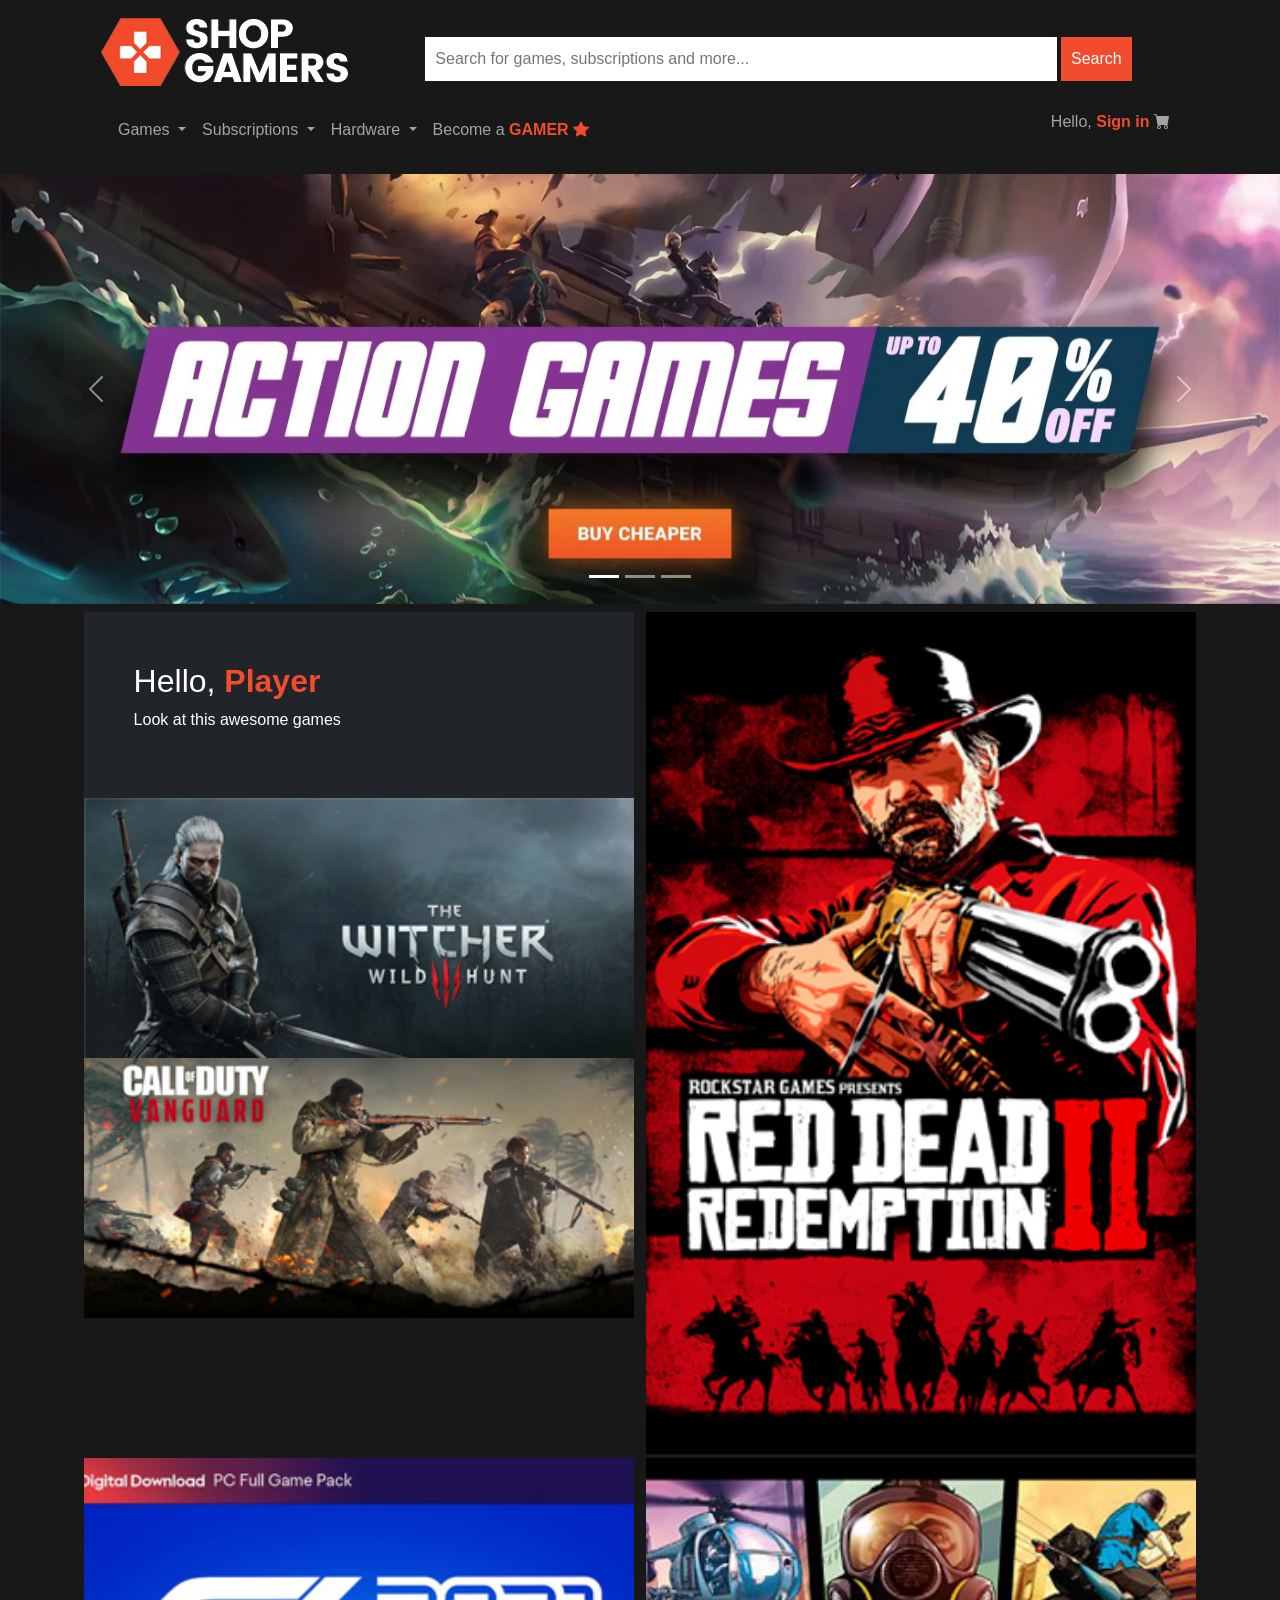
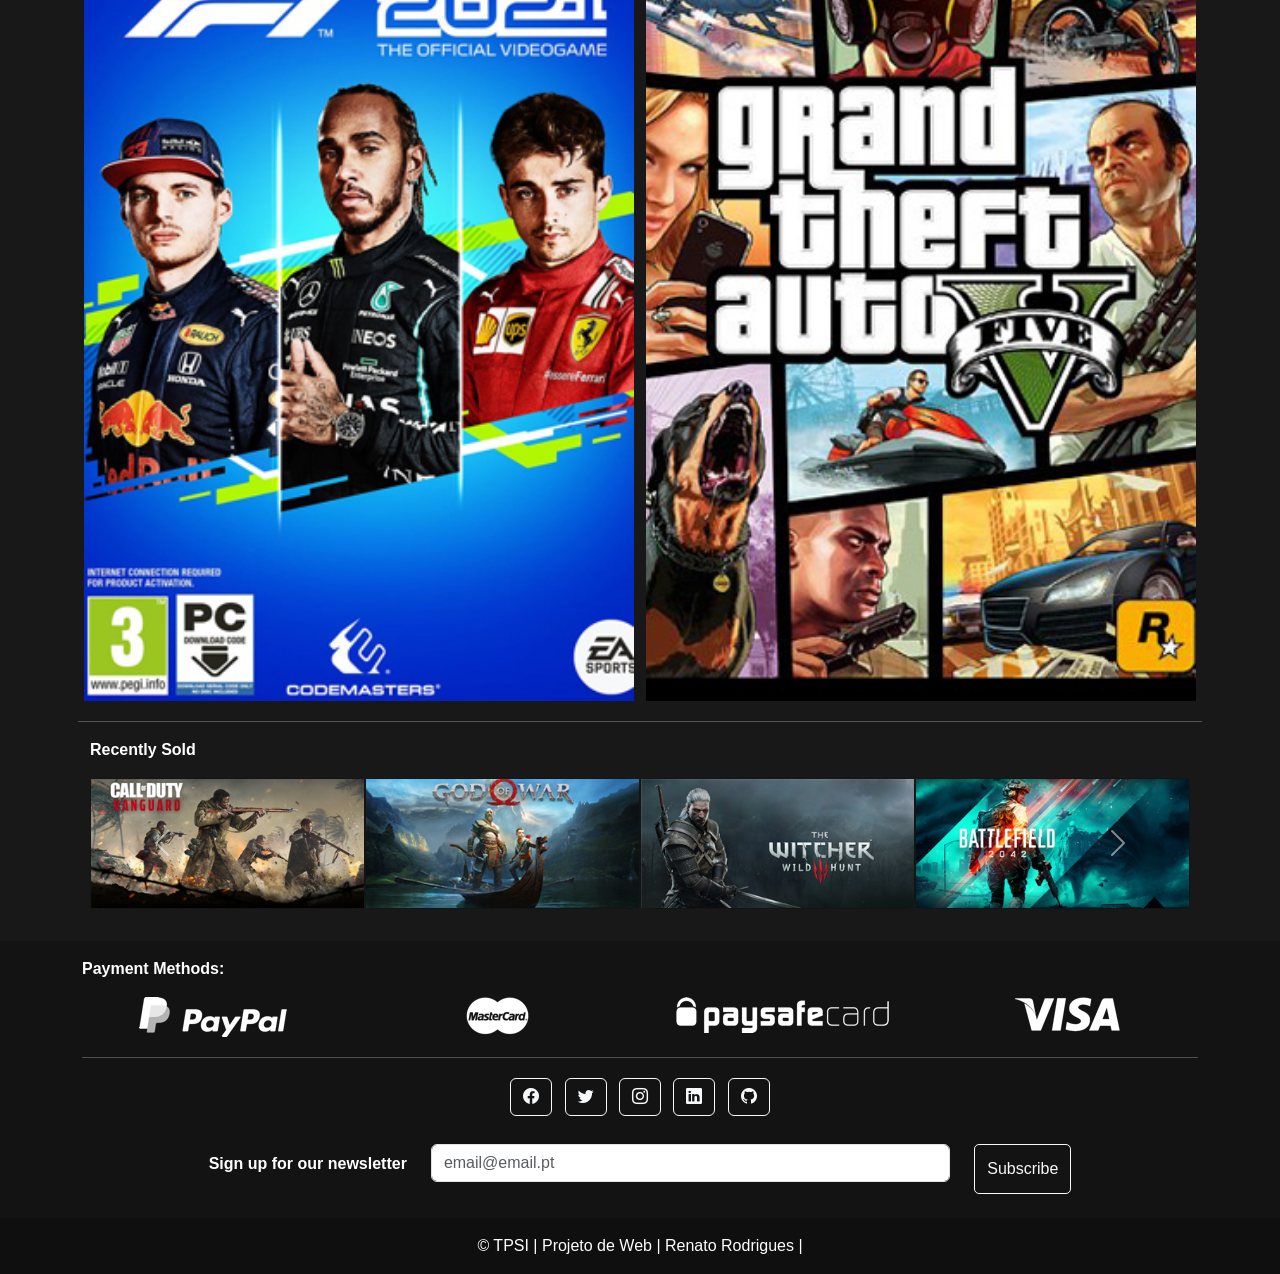
<file: index.html>
<!DOCTYPE html>
<html lang="pt">
<head>
    <meta charset="UTF-8">
    <meta http-equiv="X-UA-Compatible" content="IE=edge">
    <meta name="viewport" content="width=device-width, initial-scale=1.0">
    <link rel="icon" href="img/favicon/ShopGamers1.png" type="image/x-icon">
    <title>Shop Gamers</title>
    <!--Google Font -->
    <link rel="preconnect" href="https://fonts.googleapis.com">
    <link rel="preconnect" href="https://fonts.gstatic.com" crossorigin>
    <link href="https://fonts.googleapis.com/css2?family=Roboto&display=swap" rel="stylesheet">
    <!--MEU CSS -->
    <link rel="stylesheet" href="style.css">
    <!--CSS NAV BAR -->
    <link href="https://cdn.jsdelivr.net/npm/bootstrap@5.0.2/dist/css/bootstrap.min.css" rel="stylesheet" integrity="sha384-EVSTQN3/azprG1Anm3QDgpJLIm9Nao0Yz1ztcQTwFspd3yD65VohhpuuCOmLASjC" crossorigin="anonymous">
   
    <!-- Bootstrap icons-->
    <link rel="stylesheet" href="https://cdn.jsdelivr.net/npm/bootstrap-icons@1.7.2/font/bootstrap-icons.css">


  </head>
  <body>
    <!-- Header -->
    <include src="header.html"></include>
    <!-- Main -->
    <!-- Carousel -->
    <div id="carouselExampleIndicators" class="carousel slide" data-bs-ride="carousel">
      <div class="carousel-indicators">
        <button type="button" data-bs-target="#carouselExampleIndicators" data-bs-slide-to="0" class="active" aria-current="true" aria-label="Slide 1"></button>
        <button type="button" data-bs-target="#carouselExampleIndicators" data-bs-slide-to="1" aria-label="Slide 2"></button>
        <button type="button" data-bs-target="#carouselExampleIndicators" data-bs-slide-to="2" aria-label="Slide 3"></button>
      </div>
      <div class="carousel-inner">
        <div class="carousel-item active">
          <img src="img/carrossel/img1.webp" class="d-block w-100" alt="...">
        </div>
        <div class="carousel-item">
          <img src="img/carrossel/img2.webp" class="d-block w-100" alt="...">
        </div>
        <div class="carousel-item">
          <img src="img/carrossel/img3.jpg" class="d-block w-100" alt="...">
        </div>
      </div>
      <button class="carousel-control-prev" type="button" data-bs-target="#carouselExampleIndicators" data-bs-slide="prev">
        <span class="carousel-control-prev-icon" aria-hidden="true"></span>
        <span class="visually-hidden">Previous</span>
      </button>
      <button class="carousel-control-next" type="button" data-bs-target="#carouselExampleIndicators" data-bs-slide="next">
        <span class="carousel-control-next-icon" aria-hidden="true"></span>
        <span class="visually-hidden">Next</span>

        
      </button>
    </div>

    <!-- Main Container -->
    <main class="container p-2 mb-2 bg-nero text-center ">
    <!-- first section -->
      <div class="container-fluid">
        <div class="row">
            <div class="col-12 col-lg-6 col-xxl-3 mb-1">
                <div class="row">
                    <div class="col bg-dark w-100 " id="hello" >
                      <h2>Hello,<b><span style="color:var(--laranja)"> Player</h2></b></span>
                      <p>Look at this awesome games</p> 
                    </div>
                </div>
                <div class="row">
                    <div class="col col_zero hover-img">
                      <a href="witcher.html"><img src="/img/main_img/witcher.jpg" alt="" srcset=""></a>
                      <figcaption>
                        <p></p>
                        <h6>The Witcher <br/>Wild Hunt</h6>
                        <h6>9,99€</h6>
                        <div class="col-9 p-3 ">
                          <div class="search">
                            <form class="search-form" >
                              <button onclick="window.location.href='witcher.html'" type="button" class="btn btn-secondary btn-sm">Buy</button>
                            </form>
                        </div>
                      </div>
                      </figcaption>
                    </div>
                </div>
                <div class="row">
                    <div class="col col_zero hover-img">
                      <a href="witcher.html"><img src="/img/main_img/cod.jpg" alt="" srcset=""></a>
                      <figcaption>
                        <p></p>
                        <h6>Call of Duty <br/>Vanguard</h6>
                        <h6>9,99€</h6>
                        <div class="col-9 p-3 ">
                          <div class="search">
                            <form class="search-form" >
                              <button onclick="window.location.href='cod.html'" type="button" class="btn btn-secondary btn-sm">Buy</button>
                            </form>
                        </div>
                      </div>
                      </figcaption>
                    </div>
                </div>
            </div>
            <div class="col-12 col-lg-6 col-xxl-3 mb-1 col_zero hover-img">
              <a href="witcher.html"><img src="/img/main_img/rd.jpg" alt="" class="image" srcset=""></a>
              <figcaption>
                <p></p>
                        <h6>Red Dead <br/>Redemption II</h6>
                        <h6>19,99€</h6>
                        <div class="col-9 p-3 ">
                          <div class="search">
                            <form class="search-form" >
                              <button onclick="window.location.href='rd.html'" type="button" class="btn btn-secondary btn-lg">Buy</button>
                            </form>
                        </div>
                      </div>
              </figcaption>
            </div>
            <div class="col-12 col-lg-6 col-xxl-3 mb-1 col_zero hover-img">
              <a href="witcher.html"><img src="/img/main_img/f1.jpg" alt="" srcset=""></a>
              <figcaption>
                <p></p>
                        <h6>F1 2021 <br/>official videogame</h6>
                        <h6>29,99€</h6>
                        <div class="col-9 p-3 ">
                          <div class="search">
                            <form class="search-form" >
                              <button onclick="window.location.href='f1.html'" type="button" class="btn btn-secondary btn-lg">Buy</button>
                            </form>
                        </div>
                      </div>
              </figcaption>
            </div>
            <div class="col-12 col-lg-6 col-xxl-3 mb-1 col_zero hover-img">
              <a href="witcher.html"><img src="/img/main_img/gta.jpg" alt="" srcset=""></a>
              <figcaption>
                <p></p>
                        <h6>Grand Theft auto <br/>V</h6>
                        <h6>7,99€</h6>
                        <div class="col-9 p-3 ">
                          <div class="search">
                            <form class="search-form">
                              <button onclick="window.location.href='gta.html'" type="button" class="btn btn-secondary btn-lg">Buy</button>
                            </form>
                        </div>
                      </div>
              </figcaption>
            </div>
        </div>
    </div>
        <!-- second section -->
        
        <div class="row mx-auto my-auto justify-content-center pt-3 pb-3">
          <hr>
          <div class="d-flex justify-content-start">
            <p><span style="font-weight: bold;">Recently Sold</p></span>
          </div>
          <div id="recipeCarousel" class="carousel slide" data-bs-ride="carousel">
              <div class="carousel-inner" role="listbox">
                  <div class="carousel-item carousel-item1 active">
                      <div class="col-md-3">
                          <div class="card">
                              <div class="card-img">
                                  <img src="/img/main_img/cod.jpg" class="img-fluid">
                              </div>
                              <div class="card-img-overlay"></div>
                          </div>
                      </div>
                  </div>
                  <div class="carousel-item carousel-item1">
                      <div class="col-md-3">
                          <div class="card">
                              <div class="card-img">
                                  <img src="/img/main_img/God-of-WarE.jpg" class="img-fluid">
                              </div>
                              <div class="card-img-overlay"></div>
                          </div>
                      </div>
                  </div>
                  <div class="carousel-item carousel-item1">
                      <div class="col-md-3">
                          <div class="card">
                              <div class="card-img">
                                  <img src="/img/main_img/witcher.jpg" class="img-fluid">
                              </div>
                              <div class="card-img-overlay"></div>
                          </div>
                      </div>
                  </div>
                  <div class="carousel-item carousel-item1">
                      <div class="col-md-3">
                          <div class="card">
                              <div class="card-img">
                                  <img src="/img/main_img/Battlefield-2042e.jpeg" class="img-fluid">
                              </div>
                              <div class="card-img-overlay"></div>
                          </div>
                      </div>
                  </div>
                  <div class="carousel-item carousel-item1">
                      <div class="col-md-3">
                          <div class="card">
                              <div class="card-img">
                                  <img src="/img/main_img/7892e.jpg" class="img-fluid">
                              </div>
                              <div class="card-img-overlay"></div>
                          </div>
                      </div>
                  </div>
                  <div class="carousel-item carousel-item1">
                      <div class="col-md-3">
                          <div class="card">
                              <div class="card-img">
                                  <img src="/img/main_img/dayze.jpg" class="img-fluid">
                              </div>
                              <div class="card-img-overlay"></div>
                          </div>
                      </div>
                  </div>
                  <div class="carousel-item carousel-item1">
                    <div class="col-md-3">
                        <div class="card">
                            <div class="card-img">
                                <img src="/img/main_img/dayle.jpg" class="img-fluid">
                            </div>
                            <div class="card-img-overlay"></div>
                        </div>
                    </div>
                </div>
                 <div class="carousel-item carousel-item1">
                      <div class="col-md-3">
                          <div class="card">
                              <div class="card-img">
                                  <img src="/img/main_img/horize.jpg" class="img-fluid">
                              </div>
                              <div class="card-img-overlay"></div>
                          </div>
                      </div>
                  </div>
              </div>
              <a class="carousel-control-prev bg-transparent w-aut" href="#recipeCarousel" role="button" data-bs-slide="prev">
                  <span class="carousel-control-prev-icon" aria-hidden="true"></span>
              </a>
              <a class="carousel-control-next bg-transparent w-aut" href="#recipeCarousel" role="button" data-bs-slide="next">
                  <span class="carousel-control-next-icon" aria-hidden="true"></span>
              </a>
          </div>
          
    <!--End Second Container --> 

    <!--End Main Container --> 
    </main>


    <!-- Footer -->
    <include src="footer.html"></include>
    <!--Script NavBar -->
    <script src="https://cdn.jsdelivr.net/npm/@popperjs/core@2.9.2/dist/umd/popper.min.js" integrity="sha384-IQsoLXl5PILFhosVNubq5LC7Qb9DXgDA9i+tQ8Zj3iwWAwPtgFTxbJ8NT4GN1R8p" crossorigin="anonymous"></script>
    <script src="https://cdn.jsdelivr.net/npm/bootstrap@5.0.2/dist/js/bootstrap.min.js" integrity="sha384-cVKIPhGWiC2Al4u+LWgxfKTRIcfu0JTxR+EQDz/bgldoEyl4H0zUF0QKbrJ0EcQF" crossorigin="anonymous"></script>
 
       <!-- Include JS-->
       <script src="js/includeJS/index.js"></script>
      <script src="js/includeJS/src.js"></script>
  </body>
</html>
</file>
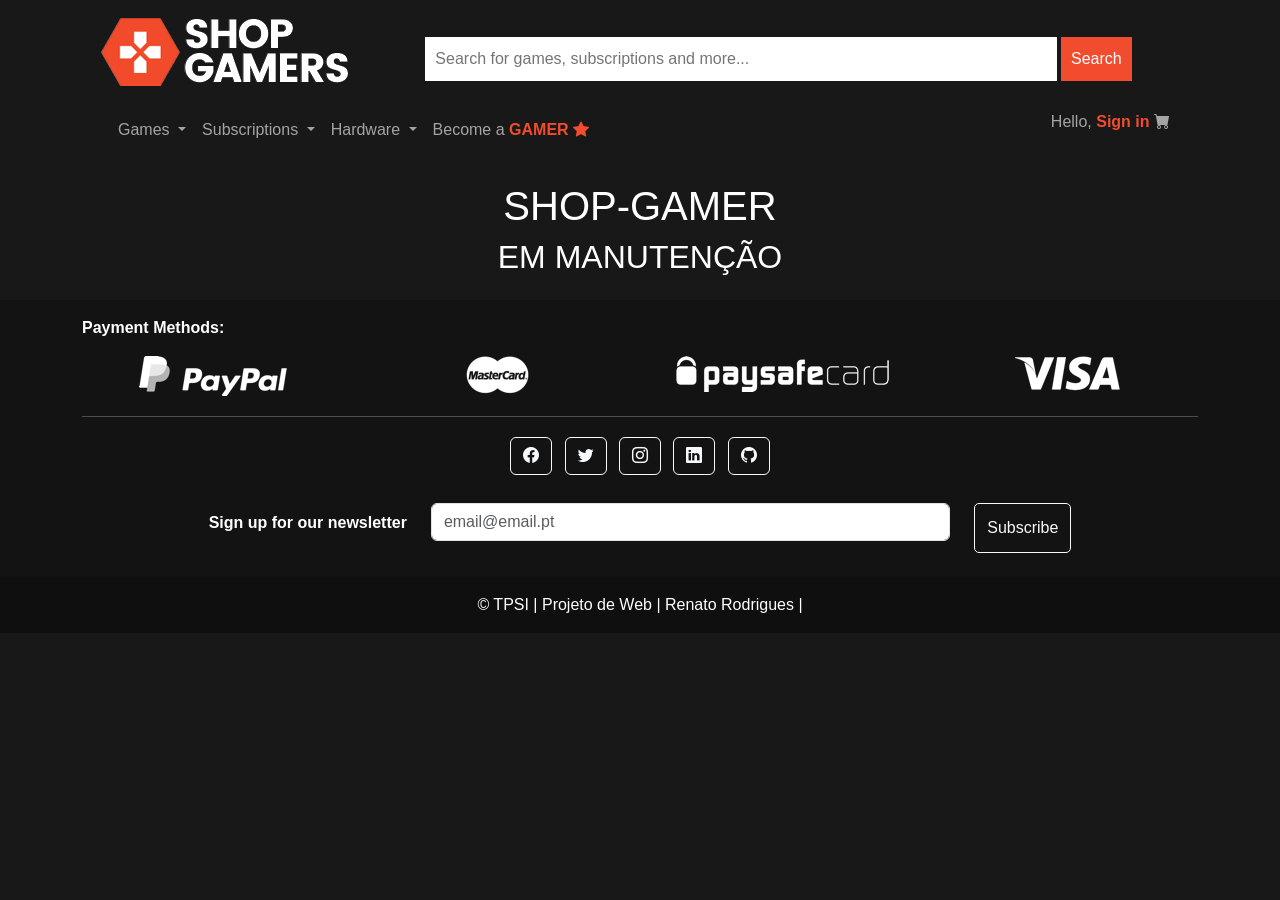
<file: become.html>
<!DOCTYPE html>
<html lang="pt">
<head>
    <meta charset="UTF-8">
    <meta http-equiv="X-UA-Compatible" content="IE=edge">
    <meta name="viewport" content="width=device-width, initial-scale=1.0">
    <link rel="icon" href="img/favicon/ShopGamers1.png" type="image/x-icon">
    <title>Shop Gamers</title>
    <!--Google Font -->
    <link rel="preconnect" href="https://fonts.googleapis.com">
    <link rel="preconnect" href="https://fonts.gstatic.com" crossorigin>
    <link href="https://fonts.googleapis.com/css2?family=Roboto&display=swap" rel="stylesheet">
    <!--MEU CSS -->
    <link rel="stylesheet" href="style.css">
    <!--CSS NAV BAR -->
    <link href="https://cdn.jsdelivr.net/npm/bootstrap@5.0.2/dist/css/bootstrap.min.css" rel="stylesheet" integrity="sha384-EVSTQN3/azprG1Anm3QDgpJLIm9Nao0Yz1ztcQTwFspd3yD65VohhpuuCOmLASjC" crossorigin="anonymous">
    <!-- Bootstrap icons-->
    <link rel="stylesheet" href="https://cdn.jsdelivr.net/npm/bootstrap-icons@1.7.2/font/bootstrap-icons.css">
      <!-- Include JS-->
    <script src="js/includeJS/index.js"></script>
    <script src="js/includeJS/src.js"></script>

  </head>
  <body>
    <!-- Header -->
    <include src="header.html"></include>
    <!-- Main -->
    

    <!-- Main Container -->
    <main class="container p-2 mb-2 bg-nero text-center ">
      <h1>SHOP-GAMER</h1>
      <h2>EM MANUTENÇÃO</h2>
    </main>

    <!-- Footer -->
    <include src="footer.html"></include>
    <!--Script NavBar -->
    <script src="https://cdn.jsdelivr.net/npm/@popperjs/core@2.9.2/dist/umd/popper.min.js" integrity="sha384-IQsoLXl5PILFhosVNubq5LC7Qb9DXgDA9i+tQ8Zj3iwWAwPtgFTxbJ8NT4GN1R8p" crossorigin="anonymous"></script>
    <script src="https://cdn.jsdelivr.net/npm/bootstrap@5.0.2/dist/js/bootstrap.min.js" integrity="sha384-cVKIPhGWiC2Al4u+LWgxfKTRIcfu0JTxR+EQDz/bgldoEyl4H0zUF0QKbrJ0EcQF" crossorigin="anonymous"></script>
  </body>
</html>
</file>
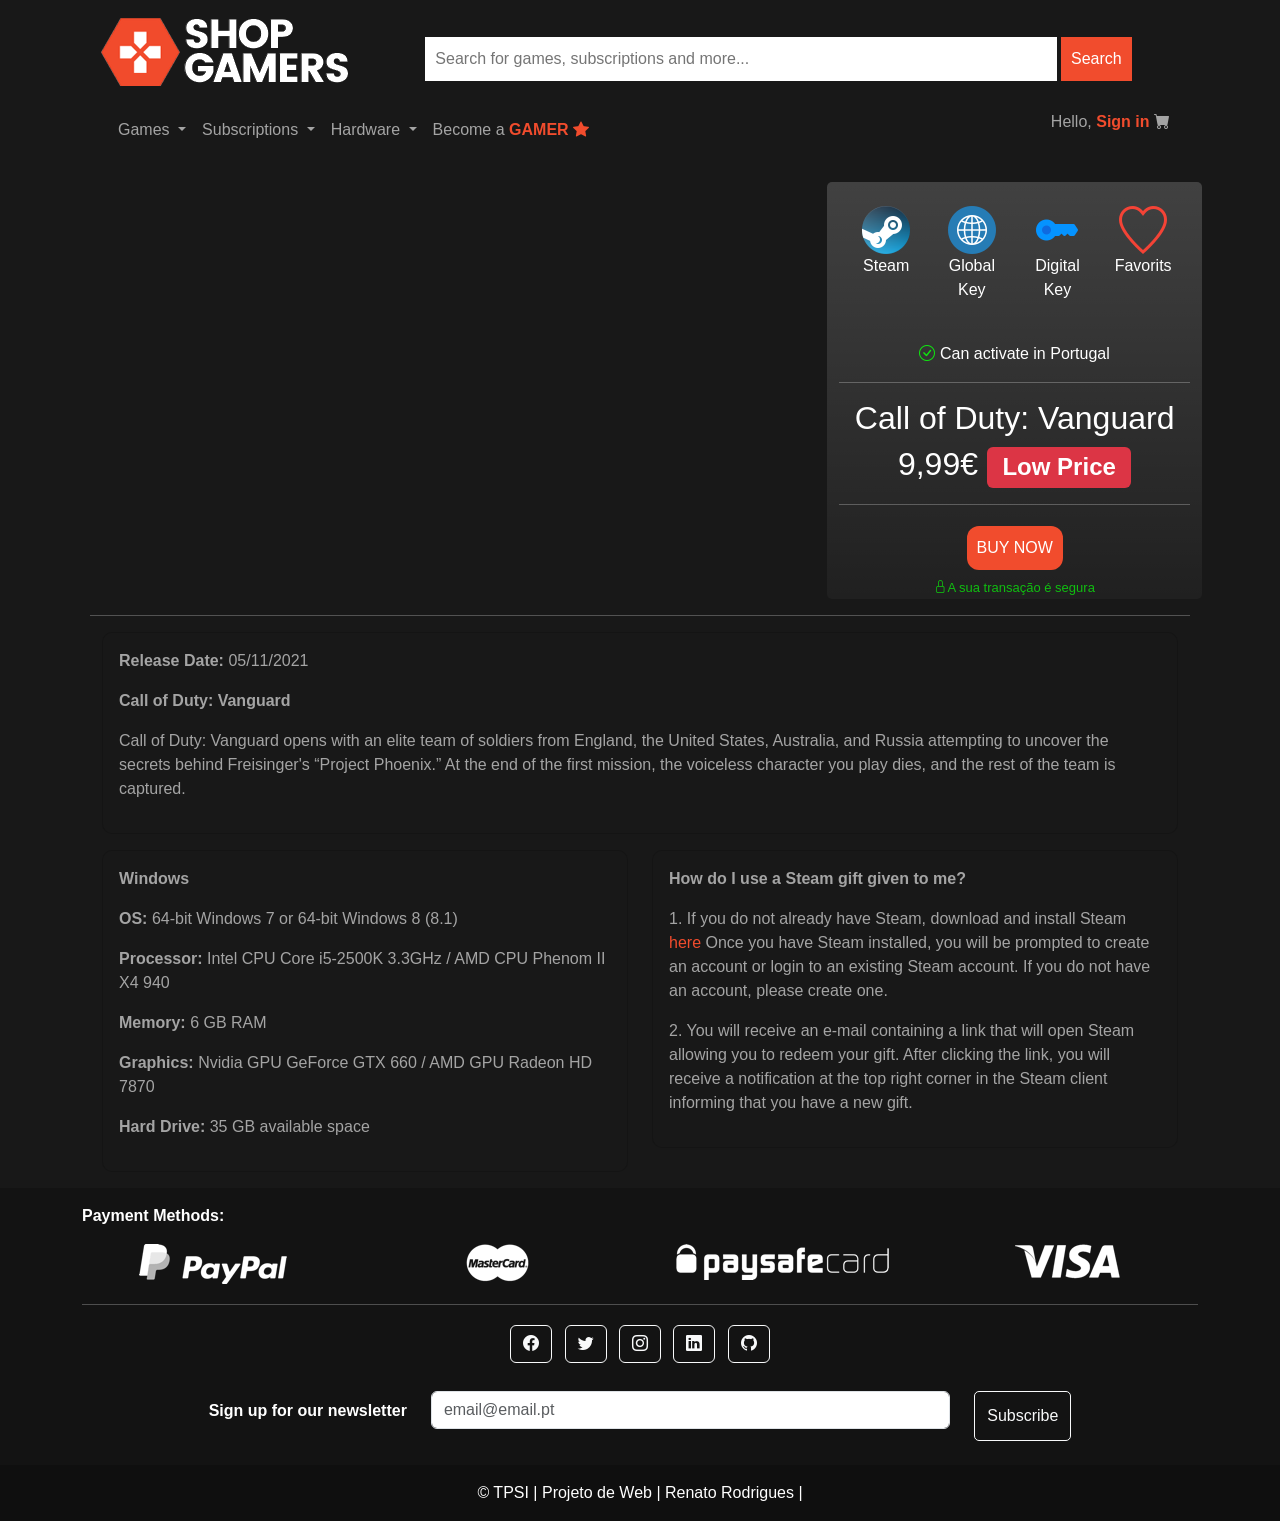
<file: cod.html>
<!DOCTYPE html>
<html lang="pt">
<head>
    <meta charset="UTF-8">
    <meta http-equiv="X-UA-Compatible" content="IE=edge">
    <meta name="viewport" content="width=device-width, initial-scale=1.0">
    <link rel="icon" href="img/favicon/ShopGamers1.png" type="image/x-icon">
    <title>Shop Gamers</title>
    <!--Google Font -->
    <link rel="preconnect" href="https://fonts.googleapis.com">
    <link rel="preconnect" href="https://fonts.gstatic.com" crossorigin>
    <link href="https://fonts.googleapis.com/css2?family=Roboto&display=swap" rel="stylesheet">
    <!--MEU CSS -->
    <link rel="stylesheet" href="style.css">
    <!--CSS NAV BAR -->
    <link href="https://cdn.jsdelivr.net/npm/bootstrap@5.0.2/dist/css/bootstrap.min.css" rel="stylesheet" integrity="sha384-EVSTQN3/azprG1Anm3QDgpJLIm9Nao0Yz1ztcQTwFspd3yD65VohhpuuCOmLASjC" crossorigin="anonymous">
    <!-- Bootstrap icons-->
    <link rel="stylesheet" href="https://cdn.jsdelivr.net/npm/bootstrap-icons@1.7.2/font/bootstrap-icons.css">
      <!-- Include JS-->
    <script src="js/includeJS/index.js"></script>
    <script src="js/includeJS/src.js"></script>

  </head>
  <body>
    <!-- Header -->
    <include src="header.html"></include>

    <main class="container p-2 mb-2 bg-nero text-center ">
    <!-- Main -->

    <div class="container">
        <div class="row">
          <div class="col-12 col-lg-8"><iframe width="560" height="315" src="https://www.youtube.com/embed/OQ1CwPhE8KQ" title="YouTube video player" frameborder="0" allow="accelerometer; autoplay; clipboard-write; encrypted-media; gyroscope; picture-in-picture" allowfullscreen></iframe>
        </div>
        <div class="col-10 col-lg-4 bg-gradient preco">
          <div class="row row-cols-auto p-3 ">
                
              <div class="col-3 p-2">
                <img src="/img/icone/steam.png" alt="">
                <p>Steam</p>
            </div>
            <div class="col-3 p-2">
                <img src="/img/icone/world.png" alt="">
                <p>Global Key</p>
            </div>
            <div class="col-3 p-2">
                <img src="/img/icone/key.png" alt="">
                <p>Digital Key</p>
            </div>
            <div class="col-3  p-2">
                <img src="/img/icone/hearth.png" alt="">
                <p>Favorits</p>
            </div>
              </div>
              <p class="text-center"><span style="color: rgb(17, 226, 17)"><i class="bi bi-check-circle"></i></span> Can activate in Portugal</p>
              <hr>
              <h2>Call of Duty: Vanguard</h2>
              <h2>9,99€ <span class="badge bg-danger">Low Price</span></h2>
              <hr>
              
              <div class="search">
                <form  class="search-form">
                  <input style="border-radius: 12px;" type="submit" value="BUY NOW">
                </form>
            </div>
            <span style="color: rgb(16, 190, 16); font-size: 13px"><i class="bi bi-lock"></i>A sua transação é segura</span> 
          </div>
        </div>
        <hr>
        <div class="container">
            <div class="row">
              <div class="col-12">
                <div class=" " id="collapseExample">
              <div class="card card-body">
                <p><span style="font-weight: bold;">Release Date:</span> 05/11/2021</p>

                <p><span style="font-weight: bold;">Call of Duty: Vanguard</span></p>

                <p>Call of Duty: Vanguard opens with an elite team of soldiers from England, the United States, Australia, and Russia attempting to uncover the secrets behind Freisinger's “Project Phoenix.” At the end of the first mission, the voiceless character you play dies, and the rest of the team is captured.</p>
              </div>
            </div>
              </div>
              <div class="col">
            </p>
            <div class=" " id="collapseExample">
              <div class="card card-body">
                <p><span style="font-weight: bold;">Windows</p></span>
                    <p><span style="font-weight: bold;"> OS:</span> 64-bit Windows 7 or 64-bit Windows 8 (8.1)</p>
                    <p><span style="font-weight: bold;"> Processor:</span> Intel CPU Core i5-2500K 3.3GHz / AMD CPU Phenom II X4 940</p>
                    <p><span style="font-weight: bold;"> Memory:</span> 6 GB RAM</p>
                    <p><span style="font-weight: bold;"> Graphics:</span> Nvidia GPU GeForce GTX 660 / AMD GPU Radeon HD 7870</p>
                    <p><span style="font-weight: bold;"> Hard Drive:</span> 35 GB available space</p>
              </div>
            </div>
              </div>
              <div class="col">
            </p>
            <div class=" " id="collapseExample">
              <div class="card card-body">
                <p><span style="font-weight: bold;">How do I use a Steam gift given to me?</p></span>
                <p>1. If you do not already have Steam, download and install Steam <span> <a style="color: var(--laranja); text-decoration: none;" href="https://store.steampowered.com/about/" target="_blank"> here</a></span> Once you have Steam installed, you will be prompted to create an account or login to an existing Steam account. If you do not have an account, please create one.</p>
                <p>2. You will receive an e-mail containing a link that will open Steam allowing you to redeem your gift. After clicking the link, you will receive a notification at the top right corner in the Steam client informing that you have a new gift.</p>
            </div>
            </div>
              </div>
            </div>
          </div>

        
        
    
    <!-- Main Container -->
    </main>


    <!-- Footer -->
    <include src="footer.html"></include>
    <!--Script NavBar -->
    <script src="https://cdn.jsdelivr.net/npm/@popperjs/core@2.9.2/dist/umd/popper.min.js" integrity="sha384-IQsoLXl5PILFhosVNubq5LC7Qb9DXgDA9i+tQ8Zj3iwWAwPtgFTxbJ8NT4GN1R8p" crossorigin="anonymous"></script>
    <script src="https://cdn.jsdelivr.net/npm/bootstrap@5.0.2/dist/js/bootstrap.min.js" integrity="sha384-cVKIPhGWiC2Al4u+LWgxfKTRIcfu0JTxR+EQDz/bgldoEyl4H0zUF0QKbrJ0EcQF" crossorigin="anonymous"></script>
  </body>
</html>
</file>
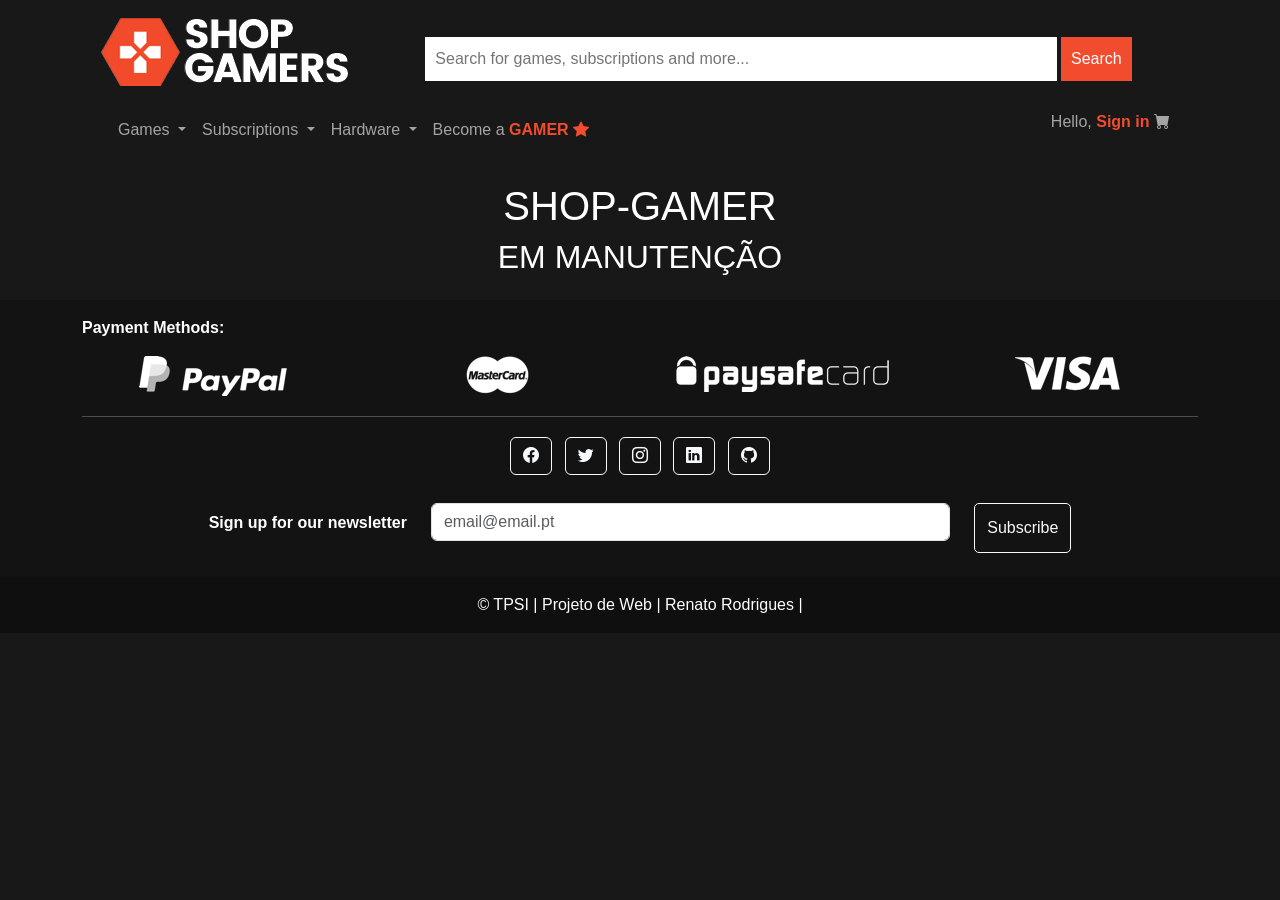
<file: disney.html>
<!DOCTYPE html>
<html lang="pt">
<head>
    <meta charset="UTF-8">
    <meta http-equiv="X-UA-Compatible" content="IE=edge">
    <meta name="viewport" content="width=device-width, initial-scale=1.0">
    <link rel="icon" href="img/favicon/ShopGamers1.png" type="image/x-icon">
    <title>Shop Gamers</title>
    <!--Google Font -->
    <link rel="preconnect" href="https://fonts.googleapis.com">
    <link rel="preconnect" href="https://fonts.gstatic.com" crossorigin>
    <link href="https://fonts.googleapis.com/css2?family=Roboto&display=swap" rel="stylesheet">
    <!--MEU CSS -->
    <link rel="stylesheet" href="style.css">
    <!--CSS NAV BAR -->
    <link href="https://cdn.jsdelivr.net/npm/bootstrap@5.0.2/dist/css/bootstrap.min.css" rel="stylesheet" integrity="sha384-EVSTQN3/azprG1Anm3QDgpJLIm9Nao0Yz1ztcQTwFspd3yD65VohhpuuCOmLASjC" crossorigin="anonymous">
    <!-- Bootstrap icons-->
    <link rel="stylesheet" href="https://cdn.jsdelivr.net/npm/bootstrap-icons@1.7.2/font/bootstrap-icons.css">
      <!-- Include JS-->
    <script src="js/includeJS/index.js"></script>
    <script src="js/includeJS/src.js"></script>

  </head>
  <body>
    <!-- Header -->
    <include src="header.html"></include>

  

    <main class="container p-2 mb-2 bg-nero text-center ">
    <!-- Main -->
      <h1>SHOP-GAMER</h1>
      <h2>EM MANUTENÇÃO</h2>
    <!-- Main Container -->
    </main>


    <!-- Footer -->
    <include src="footer.html"></include>
    <!--Script NavBar -->
    <script src="https://cdn.jsdelivr.net/npm/@popperjs/core@2.9.2/dist/umd/popper.min.js" integrity="sha384-IQsoLXl5PILFhosVNubq5LC7Qb9DXgDA9i+tQ8Zj3iwWAwPtgFTxbJ8NT4GN1R8p" crossorigin="anonymous"></script>
    <script src="https://cdn.jsdelivr.net/npm/bootstrap@5.0.2/dist/js/bootstrap.min.js" integrity="sha384-cVKIPhGWiC2Al4u+LWgxfKTRIcfu0JTxR+EQDz/bgldoEyl4H0zUF0QKbrJ0EcQF" crossorigin="anonymous"></script>
  </body>
</html>
</file>
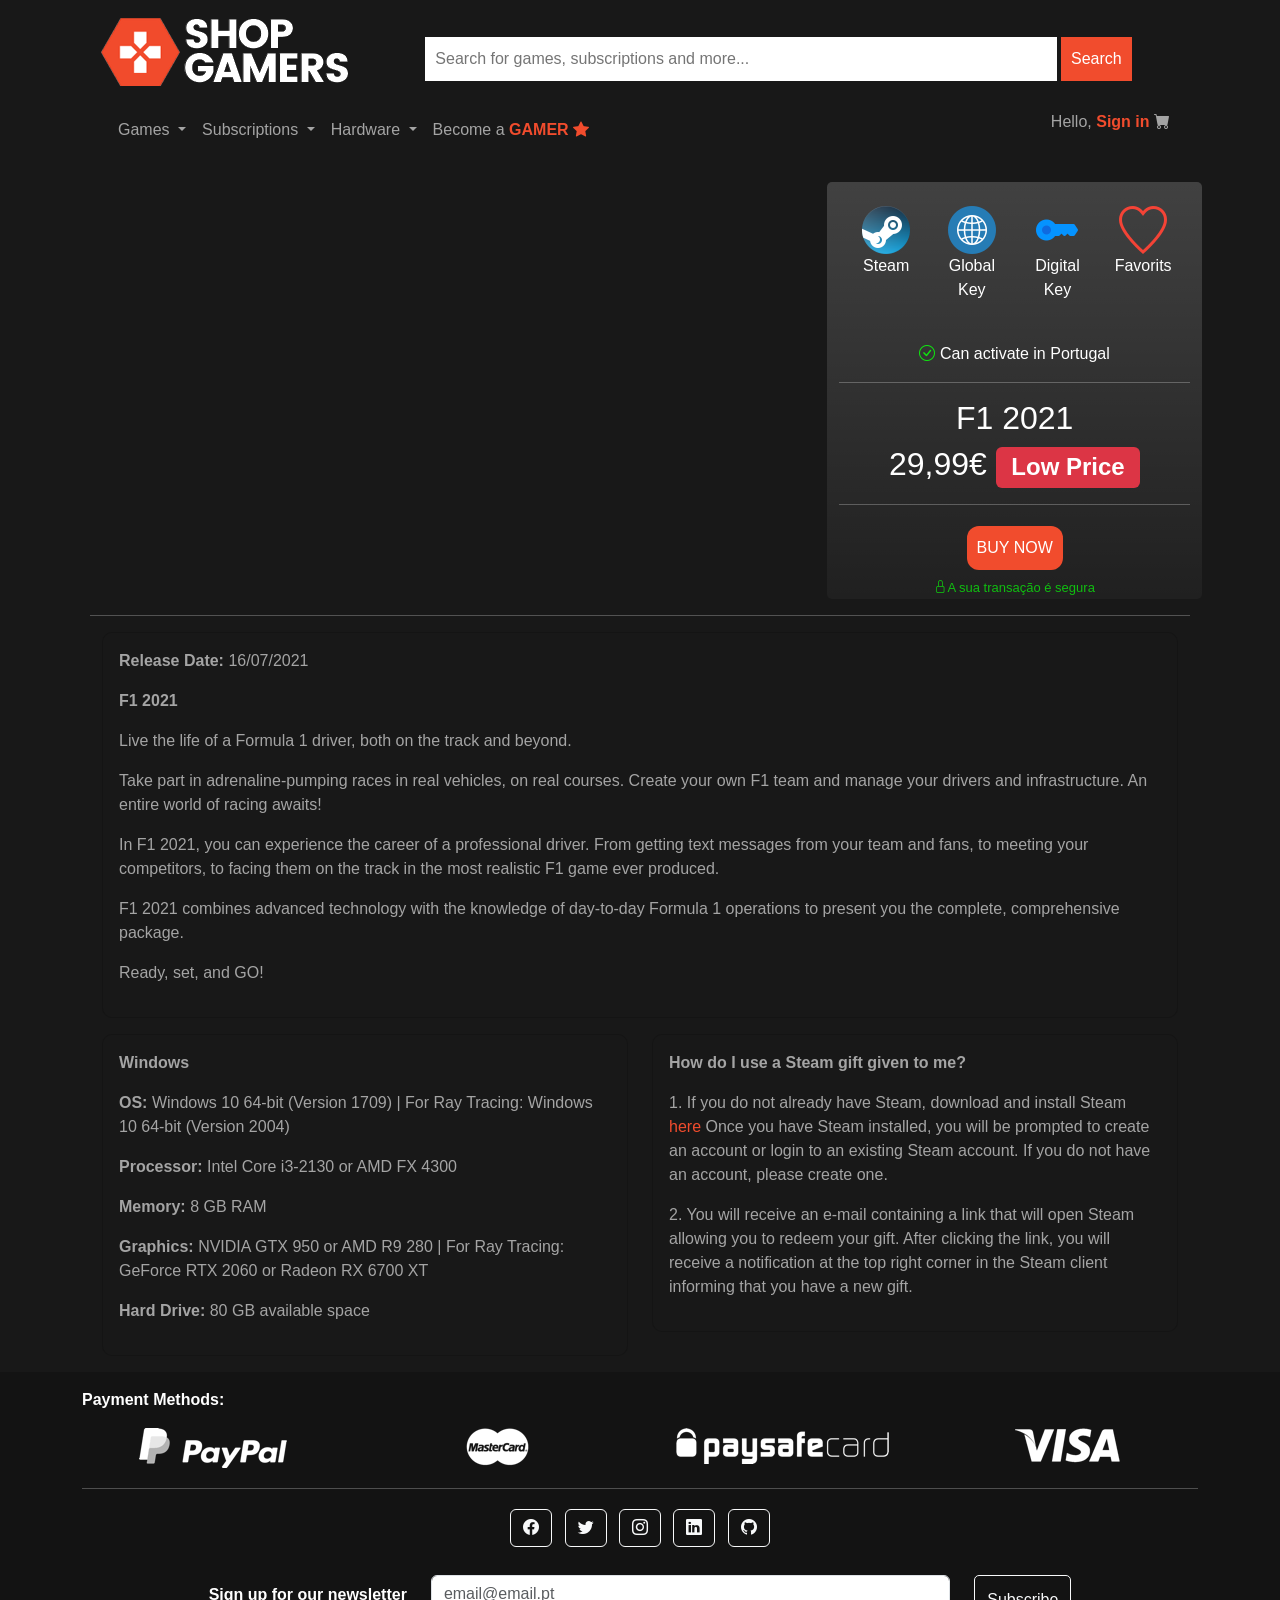
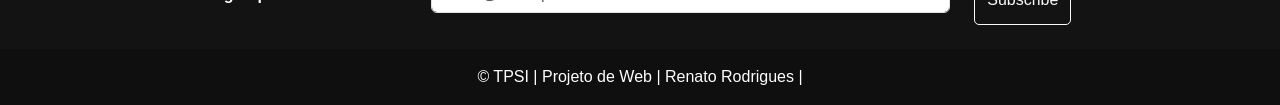
<file: f1.html>
<!DOCTYPE html>
<html lang="pt">
<head>
    <meta charset="UTF-8">
    <meta http-equiv="X-UA-Compatible" content="IE=edge">
    <meta name="viewport" content="width=device-width, initial-scale=1.0">
    <link rel="icon" href="img/favicon/ShopGamers1.png" type="image/x-icon">
    <title>Shop Gamers</title>
    <!--Google Font -->
    <link rel="preconnect" href="https://fonts.googleapis.com">
    <link rel="preconnect" href="https://fonts.gstatic.com" crossorigin>
    <link href="https://fonts.googleapis.com/css2?family=Roboto&display=swap" rel="stylesheet">
    <!--MEU CSS -->
    <link rel="stylesheet" href="style.css">
    <!--CSS NAV BAR -->
    <link href="https://cdn.jsdelivr.net/npm/bootstrap@5.0.2/dist/css/bootstrap.min.css" rel="stylesheet" integrity="sha384-EVSTQN3/azprG1Anm3QDgpJLIm9Nao0Yz1ztcQTwFspd3yD65VohhpuuCOmLASjC" crossorigin="anonymous">
    <!-- Bootstrap icons-->
    <link rel="stylesheet" href="https://cdn.jsdelivr.net/npm/bootstrap-icons@1.7.2/font/bootstrap-icons.css">
      <!-- Include JS-->
    <script src="js/includeJS/index.js"></script>
    <script src="js/includeJS/src.js"></script>

  </head>
  <body>
    <!-- Header -->
    <include src="header.html"></include>

    <main class="container p-2 mb-2 bg-nero text-center ">
    <!-- Main -->

    <div class="container">
        <div class="row">
          <div class="col-12 col-lg-8"><iframe width="560" height="315" src="https://www.youtube.com/embed/0BLdf0gj3RY" title="YouTube video player" frameborder="0" allow="accelerometer; autoplay; clipboard-write; encrypted-media; gyroscope; picture-in-picture" allowfullscreen></iframe>
        </div>
        <div class="col-10 col-lg-4 bg-gradient preco">
          <div class="row row-cols-auto p-3 ">
                
              <div class="col-3 p-2">
                <img src="/img/icone/steam.png" alt="">
                <p>Steam</p>
            </div>
            <div class="col-3 p-2">
                <img src="/img/icone/world.png" alt="">
                <p>Global Key</p>
            </div>
            <div class="col-3 p-2">
                <img src="/img/icone/key.png" alt="">
                <p>Digital Key</p>
            </div>
            <div class="col-3  p-2">
                <img src="/img/icone/hearth.png" alt="">
                <p>Favorits</p>
            </div>
              </div>
              <p class="text-center"><span style="color: rgb(17, 226, 17)"><i class="bi bi-check-circle"></i></span> Can activate in Portugal</p>
              <hr>
              <h2>F1 2021</h2>
              <h2>29,99€ <span class="badge bg-danger">Low Price</span></h2>
              <hr>
              
              <div class="search ">
                <form  class="search-form">
                  <input style="border-radius: 12px;" type="submit" value="BUY NOW">
                  
                </form>
            </div>
            <span style="color: rgb(16, 190, 16); font-size: 13px"><i class="bi bi-lock"></i>A sua transação é segura</span> 
          </div>
        </div>
        <hr>
        <div class="container">
            <div class="row">
              <div class="col-12">
                <div class=" " id="collapseExample">
              <div class="card card-body">
                <p><span style="font-weight: bold;">Release Date:</span> 16/07/2021</p>

                <p><span style="font-weight: bold;">F1 2021</span></p>

                <p>Live the life of a Formula 1 driver, both on the track and beyond.</p>
                <p>Take part in adrenaline-pumping races in real vehicles, on real courses. Create your own F1 team and manage your drivers and infrastructure. An entire world of racing awaits! </p>
                <p>In F1 2021, you can experience the career of a professional driver. From getting text messages from your team and fans, to meeting your competitors, to facing them on the track in the most realistic F1 game ever produced.</p>
                <p>F1 2021 combines advanced technology with the knowledge of day-to-day Formula 1 operations to present you the complete, comprehensive package.</p>
                <p>Ready, set, and GO!</p>
              </div>
            </div>
              </div>
              <div class="col">
            </p>
            <div class=" " id="collapseExample">
              <div class="card card-body">
                <p><span style="font-weight: bold;">Windows</p></span>
                    <p><span style="font-weight: bold;"> OS:</span> Windows 10 64-bit (Version 1709) | For Ray Tracing: Windows 10 64-bit (Version 2004)</p>
                    <p><span style="font-weight: bold;"> Processor:</span> Intel Core i3-2130 or AMD FX 4300</p>
                    <p><span style="font-weight: bold;"> Memory:</span> 8 GB RAM</p>
                    <p><span style="font-weight: bold;"> Graphics:</span> NVIDIA GTX 950 or AMD R9 280 | For Ray Tracing: GeForce RTX 2060 or Radeon RX 6700 XT</p>
                    <p><span style="font-weight: bold;"> Hard Drive:</span> 80 GB available space</p>
              </div>
            </div>
              </div>
              <div class="col">
            </p>
            <div class=" " id="collapseExample">
              <div class="card card-body">
                <p><span style="font-weight: bold;">How do I use a Steam gift given to me?</p></span>
                <p>1. If you do not already have Steam, download and install Steam <span> <a style="color: var(--laranja); text-decoration: none;" href="https://store.steampowered.com/about/" target="_blank"> here</a></span> Once you have Steam installed, you will be prompted to create an account or login to an existing Steam account. If you do not have an account, please create one.</p>
                <p>2. You will receive an e-mail containing a link that will open Steam allowing you to redeem your gift. After clicking the link, you will receive a notification at the top right corner in the Steam client informing that you have a new gift.</p>
            </div>
            </div>
              </div>
            </div>
          </div>

        
        
    
    <!-- Main Container -->
    </main>


    <!-- Footer -->
    <include src="footer.html"></include>
    <!--Script NavBar -->
    <script src="https://cdn.jsdelivr.net/npm/@popperjs/core@2.9.2/dist/umd/popper.min.js" integrity="sha384-IQsoLXl5PILFhosVNubq5LC7Qb9DXgDA9i+tQ8Zj3iwWAwPtgFTxbJ8NT4GN1R8p" crossorigin="anonymous"></script>
    <script src="https://cdn.jsdelivr.net/npm/bootstrap@5.0.2/dist/js/bootstrap.min.js" integrity="sha384-cVKIPhGWiC2Al4u+LWgxfKTRIcfu0JTxR+EQDz/bgldoEyl4H0zUF0QKbrJ0EcQF" crossorigin="anonymous"></script>
  </body>
</html>
</file>
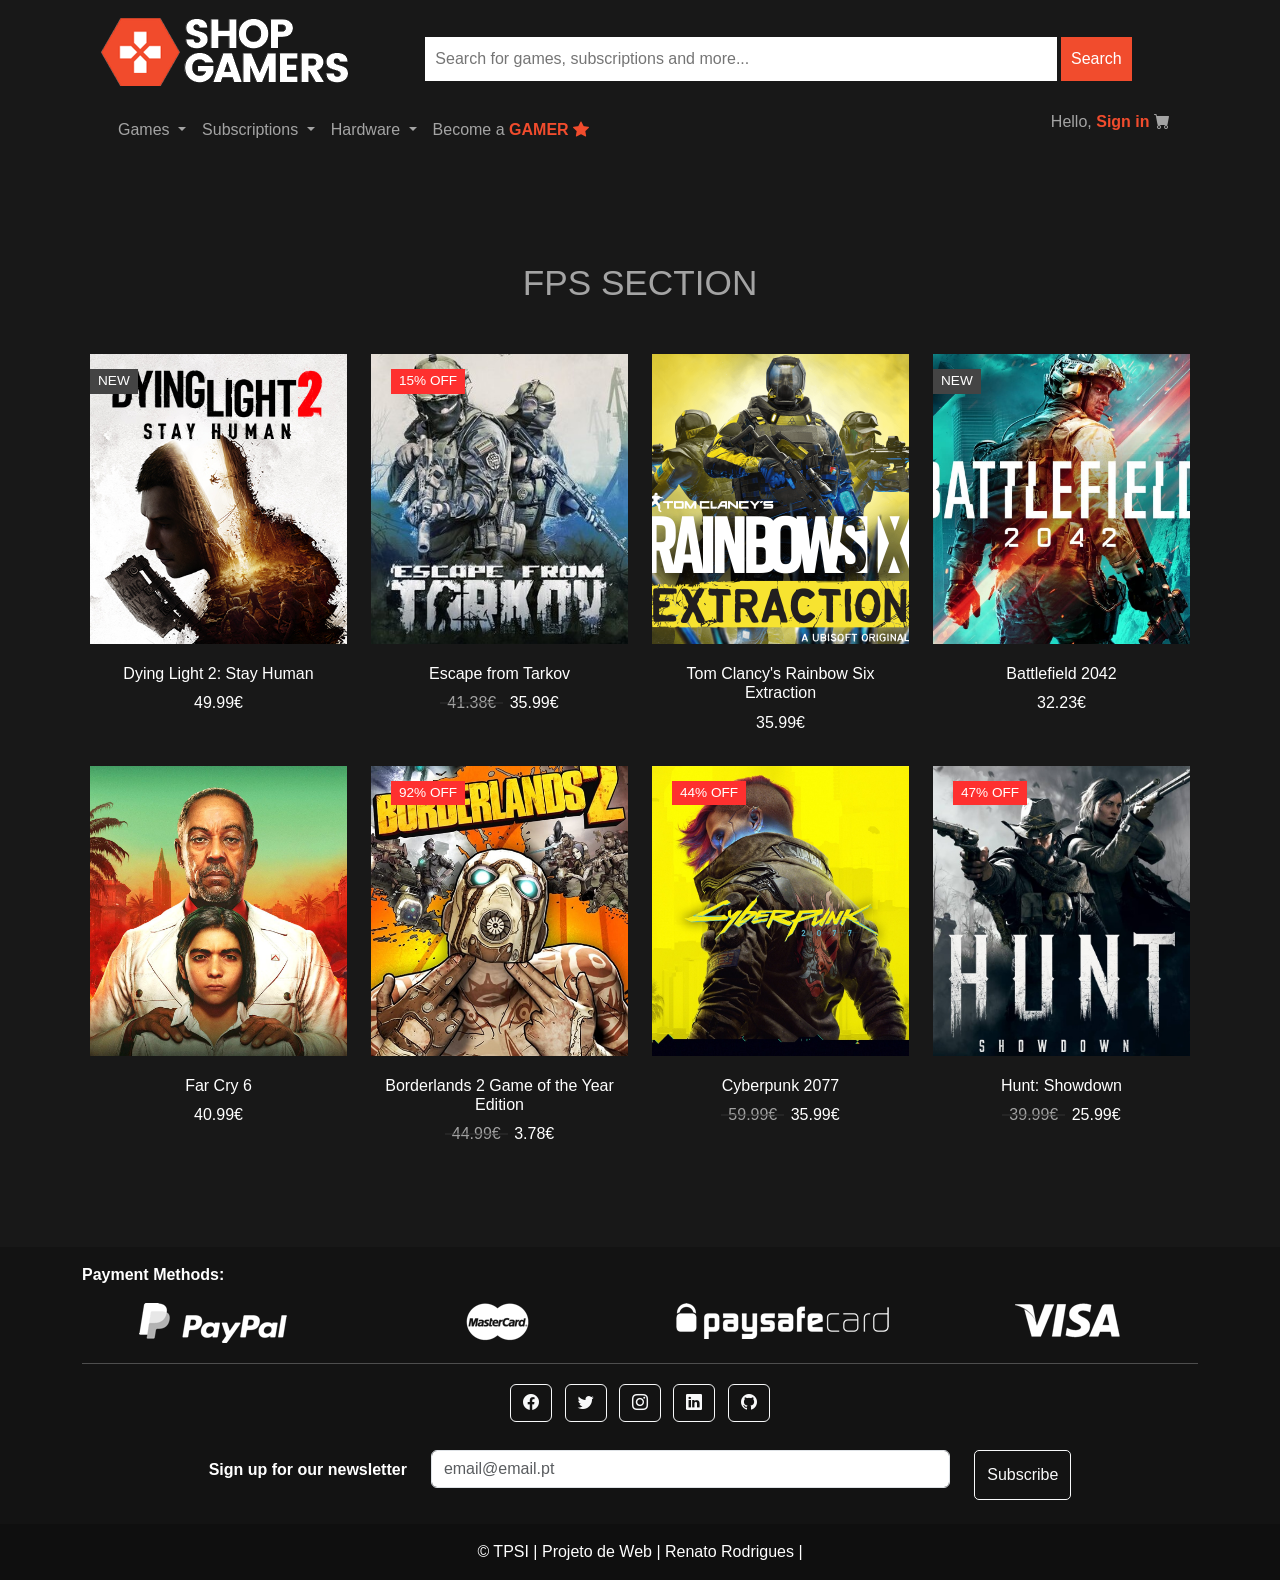
<file: fps.html>
<!DOCTYPE html>
<html lang="pt">
<head>
    <meta charset="UTF-8">
    <meta http-equiv="X-UA-Compatible" content="IE=edge">
    <meta name="viewport" content="width=device-width, initial-scale=1.0">
    <link rel="icon" href="img/favicon/ShopGamers1.png" type="image/x-icon">
    <title>Shop Gamers</title>
    <link rel='stylesheet' href='https://cdnjs.cloudflare.com/ajax/libs/font-awesome/5.15.3/css/all.min.css'><link rel="stylesheet" href="./style.css">
    <!--Google Font -->
    <link rel="preconnect" href="https://fonts.googleapis.com">
    <link rel="preconnect" href="https://fonts.gstatic.com" crossorigin>
    <link href="https://fonts.googleapis.com/css2?family=Roboto&display=swap" rel="stylesheet">
    <!--MEU CSS -->
    <link rel="stylesheet" href="style.css">
    <!--CSS NAV BAR -->
    <link href="https://cdn.jsdelivr.net/npm/bootstrap@5.0.2/dist/css/bootstrap.min.css" rel="stylesheet" integrity="sha384-EVSTQN3/azprG1Anm3QDgpJLIm9Nao0Yz1ztcQTwFspd3yD65VohhpuuCOmLASjC" crossorigin="anonymous">
    <!-- Bootstrap icons-->
    <link rel="stylesheet" href="https://cdn.jsdelivr.net/npm/bootstrap-icons@1.7.2/font/bootstrap-icons.css">
    
  </head>
  <body>
    <!-- Header -->
    <include src="header.html"></include>

    <main class="container p-2 mb-2 bg-nero text-center ">
    <!-- Main -->
      <section class="section-products">
        <div class="container">
            <div class="row justify-content-center text-center">
                <div class="col-md-8 col-lg-6">
                    <div class="header">
                        <h2>FPS SECTION</h2>
                    </div>
                </div>
            </div>
            <div class="row">
                <!-- Single Product -->
                <div class="col-md-6 col-lg-4 col-xl-3">
                    <div id="product-1" class="single-product">
                        <div class="part-1">
                          <span class="new">new</span>
                            <ul>
                                <li><a href="#"><i class="fas fa-shopping-cart"></i></a></li>
                            </ul>
                        </div>
                        <div class="part-2">
                            <h3 class="product-title">Dying Light 2: Stay Human</h3>
                            <h4 class="product-price">49.99€</h4>
                        </div>
                    </div>
                </div>
                <!-- Single Product -->
                <div class="col-md-6 col-lg-4 col-xl-3">
                    <div id="product-2" class="single-product">
                        <div class="part-1">
                            <span class="discount">15% off</span>
                            <ul>
                                <li><a href="#"><i class="fas fa-shopping-cart"></i></a></li>
                            </ul>
                        </div>
                        <div class="part-2">
                            <h3 class="product-title">Escape from Tarkov</h3>
                            <h4 class="product-old-price">41.38€</h4>
                            <h4 class="product-price">35.99€</h4>
                        </div>
                    </div>
                </div>
                <!-- Single Product -->
                <div class="col-md-6 col-lg-4 col-xl-3">
                    <div id="product-3" class="single-product">
                        <div class="part-1">
                            <ul>
                                <li><a href="#"><i class="fas fa-shopping-cart"></i></a></li>
                            </ul>
                        </div>
                        <div class="part-2">
                            <h3 class="product-title">Tom Clancy's Rainbow Six Extraction</h3>
                            <h4 class="product-price">35.99€</h4>
                        </div>
                    </div>
                </div>
                <!-- Single Product -->
                <div class="col-md-6 col-lg-4 col-xl-3">
                    <div id="product-4" class="single-product">
                        <div class="part-1">
                            <span class="new">new</span>
                            <ul>
                                <li><a href="#"><i class="fas fa-shopping-cart"></i></a></li>
                            </ul>
                        </div>
                        <div class="part-2">
                            <h3 class="product-title">Battlefield 2042</h3>
                            <h4 class="product-price">32.23€</h4>
                        </div>
                    </div>
                </div>
                <!-- Single Product -->
                <div class="col-md-6 col-lg-4 col-xl-3">
                    <div id="product-5" class="single-product">
                        <div class="part-1">
                            <ul>
                                <li><a href="#"><i class="fas fa-shopping-cart"></i></a></li>
                            </ul>
                        </div>
                        <div class="part-2">
                            <h3 class="product-title">Far Cry 6</h3>
                            <h4 class="product-price">40.99€</h4>
                        </div>
                    </div>
                </div>
                <!-- Single Product -->
                <div class="col-md-6 col-lg-4 col-xl-3">
                    <div id="product-6" class="single-product">
                        <div class="part-1">
                            <span class="discount">92% off</span>
                            <ul>
                                <li><a href="#"><i class="fas fa-shopping-cart"></i></a></li>
                            </ul>
                        </div>
                        <div class="part-2">
                            <h3 class="product-title">Borderlands 2 Game of the Year Edition</h3>
                            <h4 class="product-old-price">44.99€</h4>
                            <h4 class="product-price">3.78€</h4>
                        </div>
                    </div>
                </div>
                <!-- Single Product -->
                <div class="col-md-6 col-lg-4 col-xl-3">
                    <div id="product-7" class="single-product">
                        <div class="part-1">
                            <span class="discount">44% off</span>
                            <ul>
                                <li><a href="#"><i class="fas fa-shopping-cart"></i></a></li>
                            </ul>
                        </div>
                        <div class="part-2">
                            <h3 class="product-title">Cyberpunk 2077</h3>
                            <h4 class="product-old-price">59.99€</h4>
                            <h4 class="product-price">35.99€</h4>
                        </div>
                    </div>
                </div>
                <!-- Single Product -->
                <div class="col-md-6 col-lg-4 col-xl-3">
                    <div id="product-8" class="single-product">
                        <div class="part-1">
                            <span class="discount">47% off</span>
                            <ul>
                                <li><a href="#"><i class="fas fa-shopping-cart"></i></a></li>
                            </ul>
                        </div>
                        <div class="part-2">
                            <h3 class="product-title">Hunt: Showdown</h3>
                            <h4 class="product-old-price">39.99€</h4>
                            <h4 class="product-price">25.99€</h4>
                        </div>
                    </div>
                </div>
            </div>
        </div>
    </section>



    <!-- Main Container -->
    </main>


    <!-- Footer -->
    <include src="footer.html"></include>
    <!--Script NavBar -->
    <script src="https://cdn.jsdelivr.net/npm/@popperjs/core@2.9.2/dist/umd/popper.min.js" integrity="sha384-IQsoLXl5PILFhosVNubq5LC7Qb9DXgDA9i+tQ8Zj3iwWAwPtgFTxbJ8NT4GN1R8p" crossorigin="anonymous"></script>
    <script src="https://cdn.jsdelivr.net/npm/bootstrap@5.0.2/dist/js/bootstrap.min.js" integrity="sha384-cVKIPhGWiC2Al4u+LWgxfKTRIcfu0JTxR+EQDz/bgldoEyl4H0zUF0QKbrJ0EcQF" crossorigin="anonymous"></script>
          <!-- Include JS-->
    <script src="js/includeJS/index.js"></script>
    <script src="js/includeJS/src.js"></script>
  </body>
</html>
</file>
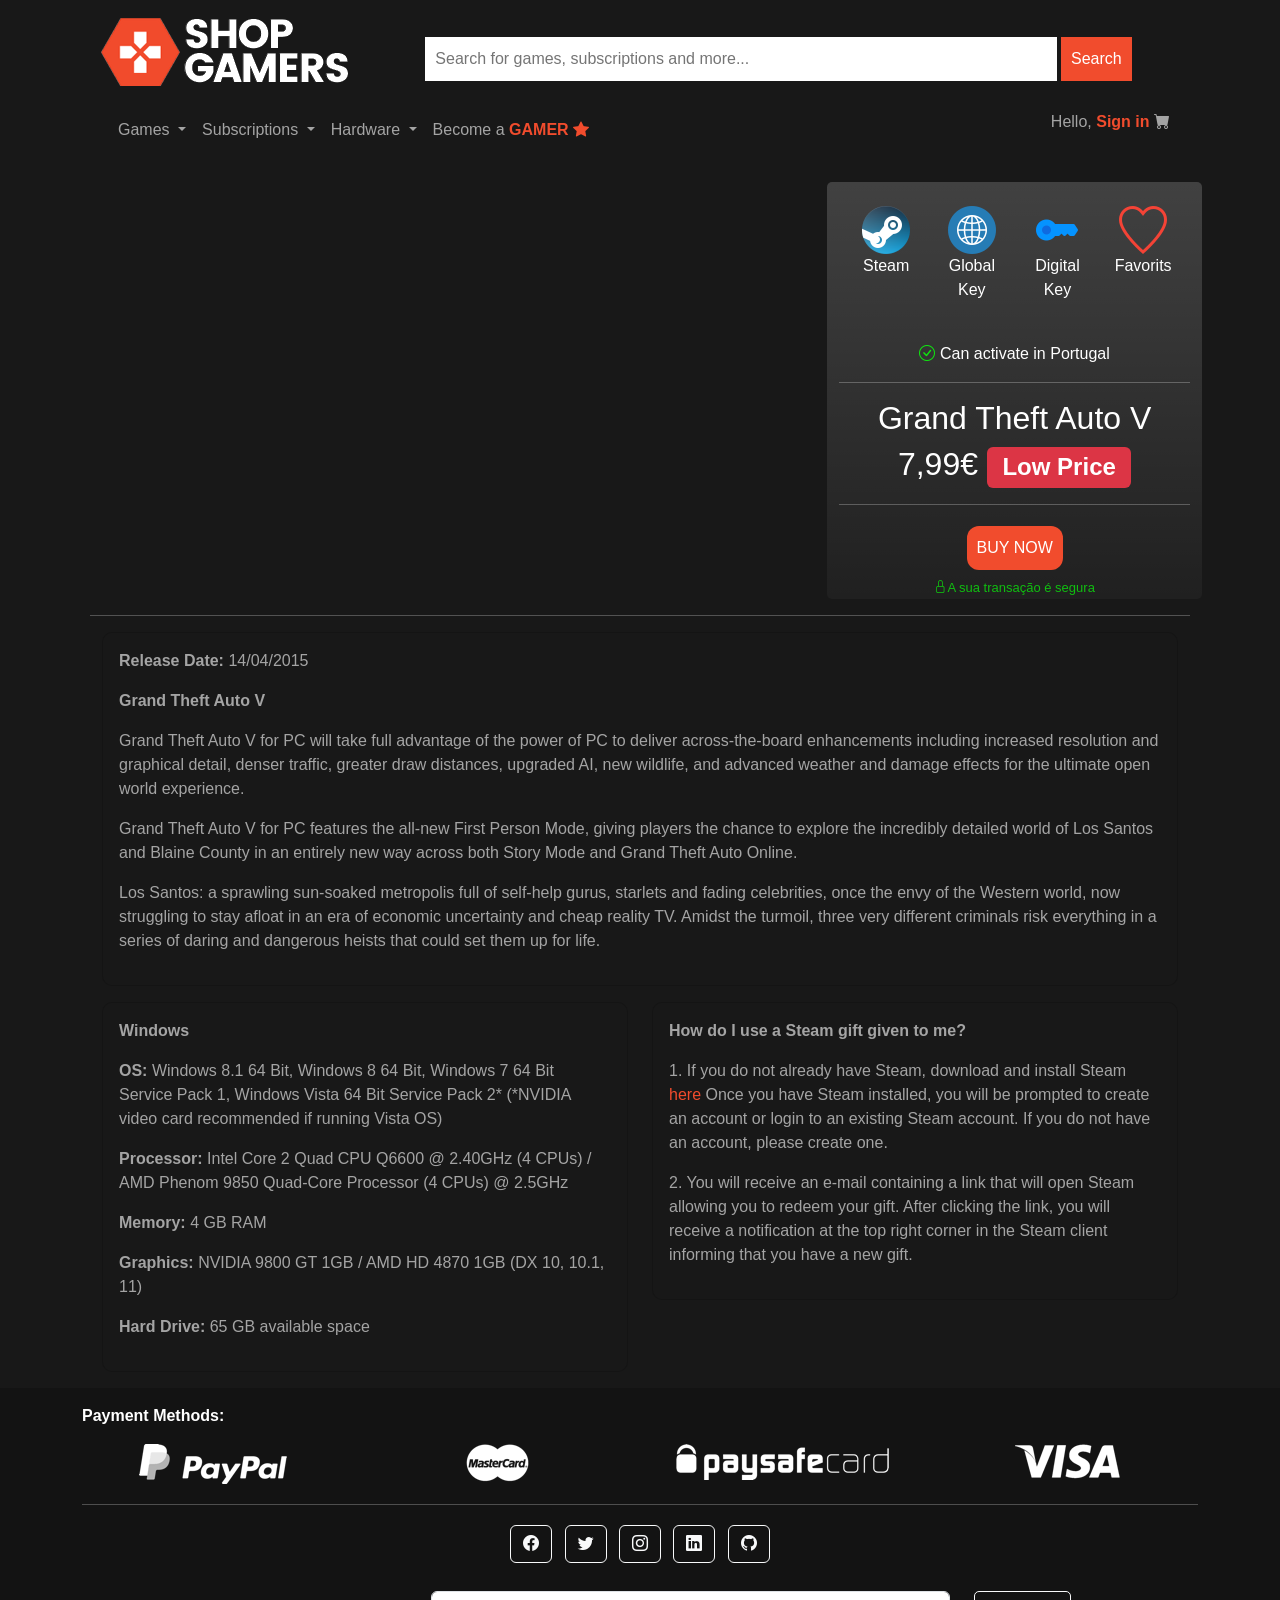
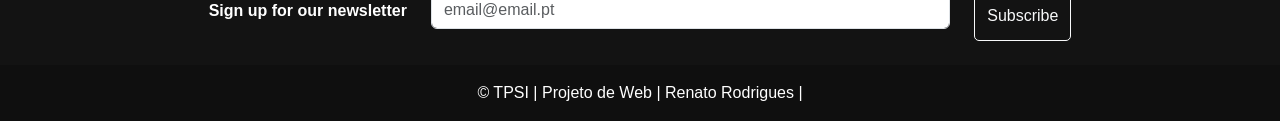
<file: gta.html>
<!DOCTYPE html>
<html lang="pt">
<head>
    <meta charset="UTF-8">
    <meta http-equiv="X-UA-Compatible" content="IE=edge">
    <meta name="viewport" content="width=device-width, initial-scale=1.0">
    <link rel="icon" href="img/favicon/ShopGamers1.png" type="image/x-icon">
    <title>Shop Gamers</title>
    <!--Google Font -->
    <link rel="preconnect" href="https://fonts.googleapis.com">
    <link rel="preconnect" href="https://fonts.gstatic.com" crossorigin>
    <link href="https://fonts.googleapis.com/css2?family=Roboto&display=swap" rel="stylesheet">
    <!--MEU CSS -->
    <link rel="stylesheet" href="style.css">
    <!--CSS NAV BAR -->
    <link href="https://cdn.jsdelivr.net/npm/bootstrap@5.0.2/dist/css/bootstrap.min.css" rel="stylesheet" integrity="sha384-EVSTQN3/azprG1Anm3QDgpJLIm9Nao0Yz1ztcQTwFspd3yD65VohhpuuCOmLASjC" crossorigin="anonymous">
    <!-- Bootstrap icons-->
    <link rel="stylesheet" href="https://cdn.jsdelivr.net/npm/bootstrap-icons@1.7.2/font/bootstrap-icons.css">
      <!-- Include JS-->
    <script src="js/includeJS/index.js"></script>
    <script src="js/includeJS/src.js"></script>

  </head>
  <body>
    <!-- Header -->
    <include src="header.html"></include>

    <main class="container p-2 mb-2 bg-nero text-center ">
    <!-- Main -->

    <div class="container">
        <div class="row">
          <div class="col-12 col-lg-8"><iframe width="560" height="315" src="https://www.youtube.com/embed/hvoD7ehZPcM" title="YouTube video player" frameborder="0" allow="accelerometer; autoplay; clipboard-write; encrypted-media; gyroscope; picture-in-picture" allowfullscreen></iframe>
        </div>
        <div class="col-10 col-lg-4 bg-gradient preco">
          <div class="row row-cols-auto p-3 ">
                
              <div class="col-3 p-2">
                <img src="/img/icone/steam.png" alt="">
                <p>Steam</p>
            </div>
            <div class="col-3 p-2">
                <img src="/img/icone/world.png" alt="">
                <p>Global Key</p>
            </div>
            <div class="col-3 p-2">
                <img src="/img/icone/key.png" alt="">
                <p>Digital Key</p>
            </div>
            <div class="col-3  p-2">
                <img src="/img/icone/hearth.png" alt="">
                <p>Favorits</p>
            </div>
              </div>

              <p class="text-center"><span style="color: rgb(17, 226, 17)"><i class="bi bi-check-circle"></i></span> Can activate in Portugal</p>
              <hr>
              <h2>Grand Theft Auto V</h2>
              <h2>7,99€ <span class="badge bg-danger">Low Price</span></h2>
              <hr>
              
              <div class="search ">
                <form  class="search-form">
                  <input style="border-radius: 12px;" type="submit" value="BUY NOW">
                  
                </form>
            </div>
            <span style="color: rgb(16, 190, 16); font-size: 13px"><i class="bi bi-lock"></i>A sua transação é segura</span> 
          </div>
        </div>
        <hr>
        <div class="container">
            <div class="row">
              <div class="col-12">
                <div class=" " id="collapseExample">
              <div class="card card-body">
                <p><span style="font-weight: bold;">Release Date:</span> 14/04/2015</p>

                <p><span style="font-weight: bold;">Grand Theft Auto V</span></p>

                <p>Grand Theft Auto V for PC will take full advantage of the power of PC to deliver across-the-board enhancements including increased resolution and graphical detail, denser traffic, greater draw distances, upgraded AI, new wildlife, and advanced weather and damage effects for the ultimate open world experience.</p>
                <p>Grand Theft Auto V for PC features the all-new First Person Mode, giving players the chance to explore the incredibly detailed world of Los Santos and Blaine County in an entirely new way across both Story Mode and Grand Theft Auto Online.</p>
                <p>Los Santos: a sprawling sun-soaked metropolis full of self-help gurus, starlets and fading celebrities, once the envy of the Western world, now struggling to stay afloat in an era of economic uncertainty and cheap reality TV. Amidst the turmoil, three very different criminals risk everything in a series of daring and dangerous heists that could set them up for life.</p>
              </div>
            </div>
              </div>
              <div class="col">
            </p>
            <div class=" " id="collapseExample">
              <div class="card card-body">
                <p><span style="font-weight: bold;">Windows</p></span>
                    <p><span style="font-weight: bold;"> OS:</span> Windows 8.1 64 Bit, Windows 8 64 Bit, Windows 7 64 Bit Service Pack 1, Windows Vista 64 Bit Service Pack 2* (*NVIDIA video card recommended if running Vista OS)</p>
                    <p><span style="font-weight: bold;"> Processor:</span> Intel Core 2 Quad CPU Q6600 @ 2.40GHz (4 CPUs) / AMD Phenom 9850 Quad-Core Processor (4 CPUs) @ 2.5GHz</p>
                    <p><span style="font-weight: bold;"> Memory:</span> 4 GB RAM</p>
                    <p><span style="font-weight: bold;"> Graphics:</span> NVIDIA 9800 GT 1GB / AMD HD 4870 1GB (DX 10, 10.1, 11)</p>
                    <p><span style="font-weight: bold;"> Hard Drive:</span> 65 GB available space</p>
              </div>
            </div>
              </div>
              <div class="col">
            </p>
            <div class=" " id="collapseExample">
              <div class="card card-body">
                <p><span style="font-weight: bold;">How do I use a Steam gift given to me?</p></span>
                <p>1. If you do not already have Steam, download and install Steam <span> <a style="color: var(--laranja); text-decoration: none;" href="https://store.steampowered.com/about/" target="_blank"> here</a></span> Once you have Steam installed, you will be prompted to create an account or login to an existing Steam account. If you do not have an account, please create one.</p>
                <p>2. You will receive an e-mail containing a link that will open Steam allowing you to redeem your gift. After clicking the link, you will receive a notification at the top right corner in the Steam client informing that you have a new gift.</p>
            </div>
            </div>
              </div>
            </div>
          </div>

        
        
    
    <!-- Main Container -->
    </main>


    <!-- Footer -->
    <include src="footer.html"></include>
    <!--Script NavBar -->
    <script src="https://cdn.jsdelivr.net/npm/@popperjs/core@2.9.2/dist/umd/popper.min.js" integrity="sha384-IQsoLXl5PILFhosVNubq5LC7Qb9DXgDA9i+tQ8Zj3iwWAwPtgFTxbJ8NT4GN1R8p" crossorigin="anonymous"></script>
    <script src="https://cdn.jsdelivr.net/npm/bootstrap@5.0.2/dist/js/bootstrap.min.js" integrity="sha384-cVKIPhGWiC2Al4u+LWgxfKTRIcfu0JTxR+EQDz/bgldoEyl4H0zUF0QKbrJ0EcQF" crossorigin="anonymous"></script>
  </body>
</html>
</file>
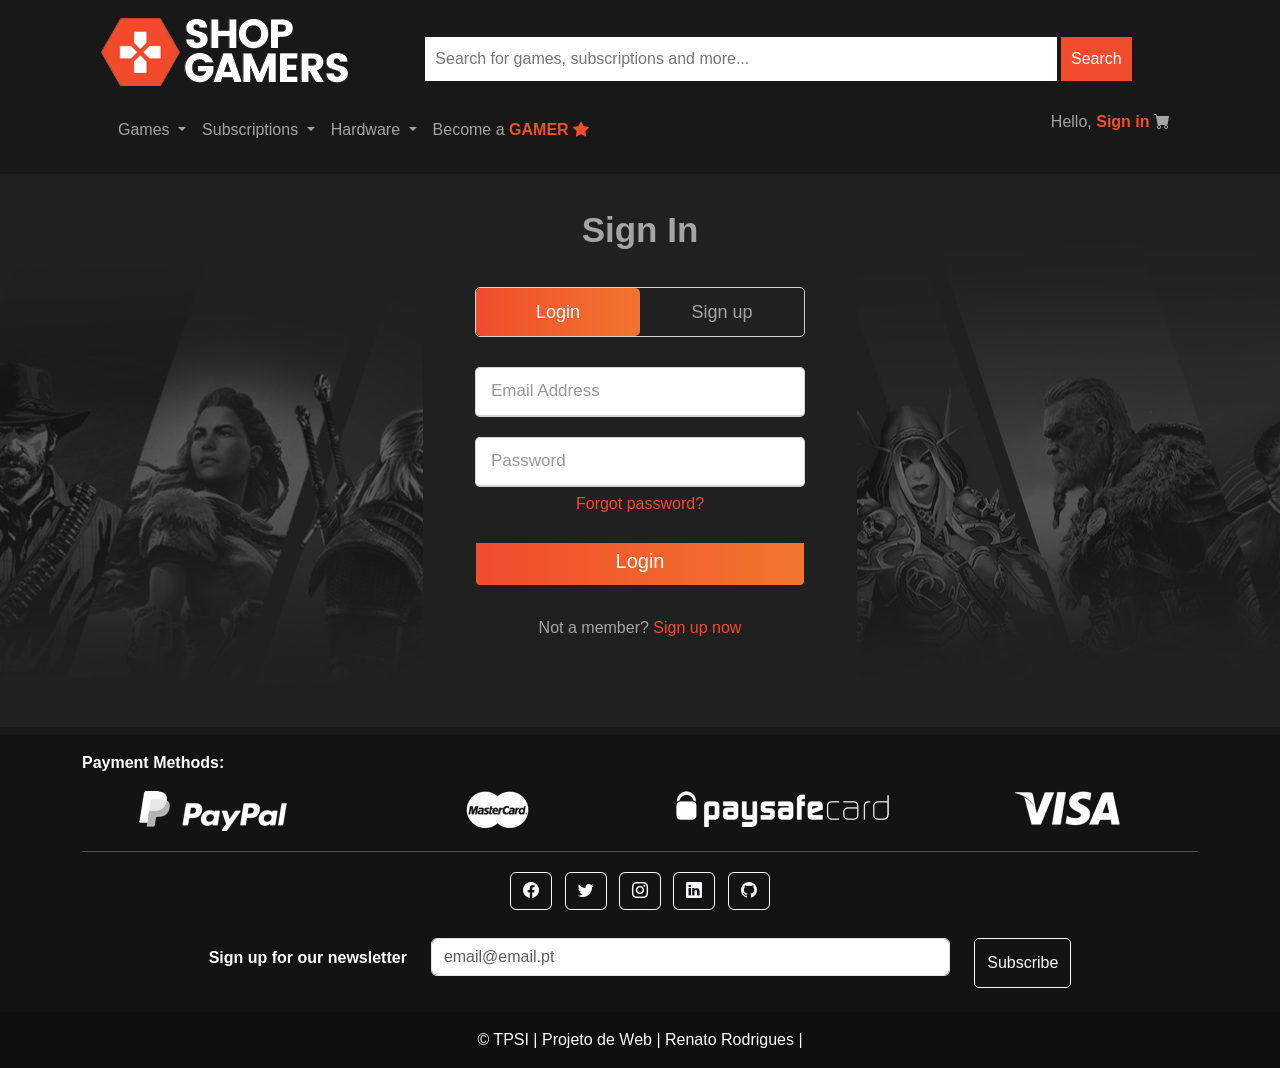
<file: login.html>
<!DOCTYPE html>
<html lang="pt">
<head>
    <meta charset="UTF-8">
    <meta http-equiv="X-UA-Compatible" content="IE=edge">
    <meta name="viewport" content="width=device-width, initial-scale=1.0">
    <link rel="icon" href="img/favicon/ShopGamers1.png" type="image/x-icon">
    <title>Shop Gamers</title>
    <!--Google Font -->
    <link rel="preconnect" href="https://fonts.googleapis.com">
    <link rel="preconnect" href="https://fonts.gstatic.com" crossorigin>
    <link href="https://fonts.googleapis.com/css2?family=Roboto&display=swap" rel="stylesheet">
    <!--MEU CSS -->
    <link rel="stylesheet" href="style.css">
    <!--CSS NAV BAR -->
    <link href="https://cdn.jsdelivr.net/npm/bootstrap@5.0.2/dist/css/bootstrap.min.css" rel="stylesheet" integrity="sha384-EVSTQN3/azprG1Anm3QDgpJLIm9Nao0Yz1ztcQTwFspd3yD65VohhpuuCOmLASjC" crossorigin="anonymous">
    <!-- Bootstrap icons-->
    <link rel="stylesheet" href="https://cdn.jsdelivr.net/npm/bootstrap-icons@1.7.2/font/bootstrap-icons.css">
      <!-- Include JS-->
    <script src="js/includeJS/index.js"></script>
    <script src="js/includeJS/src.js"></script>

  </head>
  <body>
    <!-- Header -->
    <include src="header.html"></include>

  

    <main class=" mid mb-2 bg-nero text-center ">
    <!-- Main -->
    <div class="row">
        <div class="col-sm col-left">

        </div>
        <div class="col-sm">
            <div class="wrapper ">
                <div class="title-text">
                   <div class="title login">
                      Sign In
                   </div>
                   <div class="title signup">
                      Sign Up
                   </div>
                </div>
                <div class="form-container">
                   <div class="slide-controls">
                      <input type="radio" name="slide" id="login" checked>
                      <input type="radio" name="slide" id="signup">
                      <label for="login" class="slide login">Login</label>
                      <label for="signup" class="slide signup">Sign up</label>
                      <div class="slider-tab"></div>
                   </div>
                   <div class="form-inner">
                      <form action="#" class="login">
                         <div class="field">
                            <input type="text" placeholder="Email Address" required>
                         </div>
                         <div class="field">
                            <input type="password" placeholder="Password" required>
                         </div>
                         <div class="pass-link">
                            <a href="#">Forgot password?</a>
                         </div>
                         <div class="field btn">
                            <div class="btn-layer"></div>
                            <input type="submit" value="Login">
                         </div>
                         <div class="signup-link">
                            Not a member? <a href="">Sign up now</a>
                         </div>
                      </form>
                      <form action="#" class="signup">
                        <div class="field">
                           <input type="text" placeholder="ID" required>
                        </div>
                         <div class="field">
                            <input type="text" placeholder="Email Address" required>
                         </div>
                         <div class="field">
                            <input type="password" placeholder="Password" required>
                         </div>
                         <div class="field">
                            <input type="password" placeholder="Confirm password" required>
                         </div>
                         <div class="field btn">
                            <div class="btn-layer"></div>
                            <input type="submit" value="Signup">
                         </div>
                      </form>
                   </div>
                </div>
             </div>
        </div>
        <div class="col-sm col-right">
        </div>
      </div>

     <script>
        const loginText = document.querySelector(".title-text .login");
        const loginForm = document.querySelector("form.login");
        const loginBtn = document.querySelector("label.login");
        const signupBtn = document.querySelector("label.signup");
        const signupLink = document.querySelector("form .signup-link a");
        signupBtn.onclick = (()=>{
          loginForm.style.marginLeft = "-50%";
          loginText.style.marginLeft = "-50%";
        });
        loginBtn.onclick = (()=>{
          loginForm.style.marginLeft = "0%";
          loginText.style.marginLeft = "0%";
        });
        signupLink.onclick = (()=>{
          signupBtn.click();
          return false;
        });
     </script>
    <!-- Main Container -->
    </main>


    <!-- Footer -->
    <include src="footer.html"></include>
    <!--Script NavBar -->
    <script src="https://cdn.jsdelivr.net/npm/@popperjs/core@2.9.2/dist/umd/popper.min.js" integrity="sha384-IQsoLXl5PILFhosVNubq5LC7Qb9DXgDA9i+tQ8Zj3iwWAwPtgFTxbJ8NT4GN1R8p" crossorigin="anonymous"></script>
    <script src="https://cdn.jsdelivr.net/npm/bootstrap@5.0.2/dist/js/bootstrap.min.js" integrity="sha384-cVKIPhGWiC2Al4u+LWgxfKTRIcfu0JTxR+EQDz/bgldoEyl4H0zUF0QKbrJ0EcQF" crossorigin="anonymous"></script>
  </body>
</html>
</file>
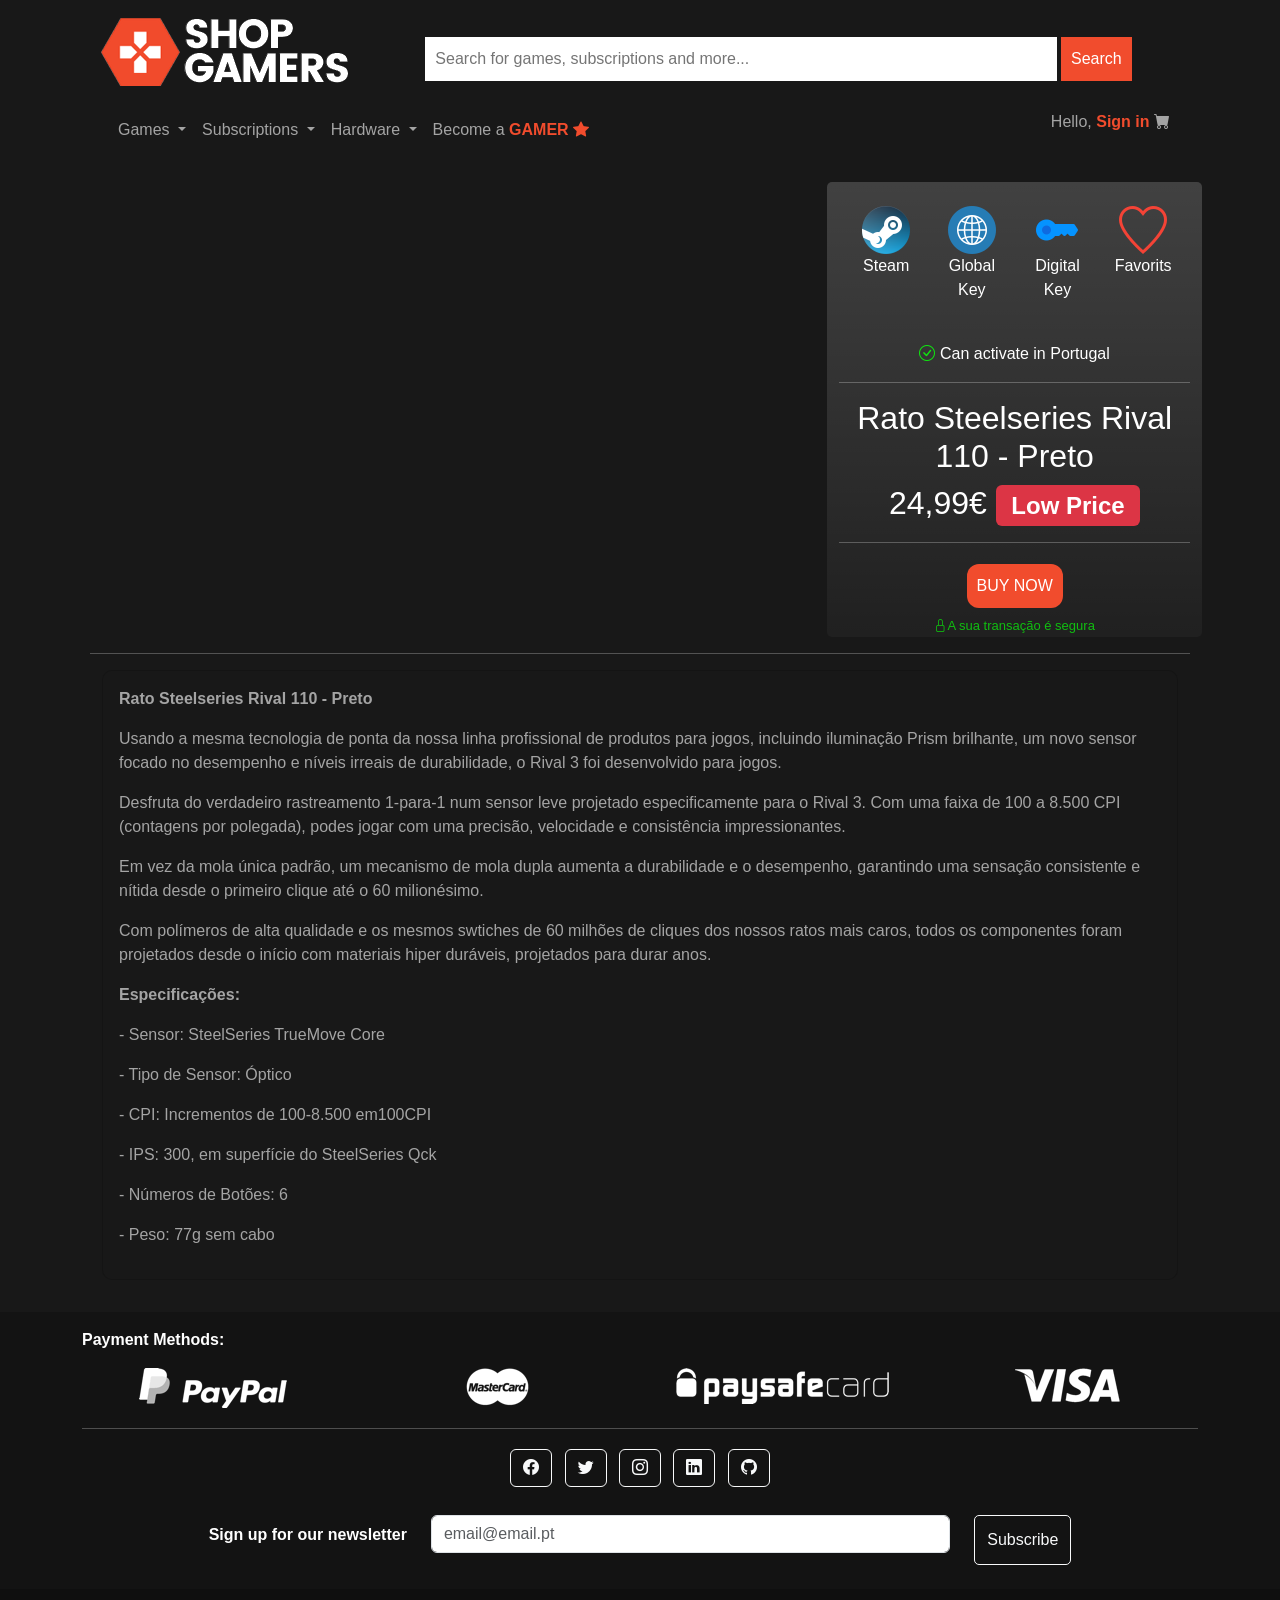
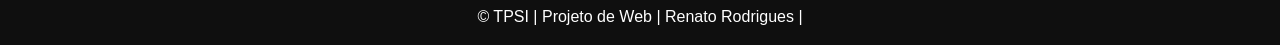
<file: mouse.html>
<!DOCTYPE html>
<html lang="pt">
<head>
    <meta charset="UTF-8">
    <meta http-equiv="X-UA-Compatible" content="IE=edge">
    <meta name="viewport" content="width=device-width, initial-scale=1.0">
    <link rel="icon" href="img/favicon/ShopGamers1.png" type="image/x-icon">
    <title>Shop Gamers</title>
    <!--Google Font -->
    <link rel="preconnect" href="https://fonts.googleapis.com">
    <link rel="preconnect" href="https://fonts.gstatic.com" crossorigin>
    <link href="https://fonts.googleapis.com/css2?family=Roboto&display=swap" rel="stylesheet">
    <!--MEU CSS -->
    <link rel="stylesheet" href="style.css">
    <!--CSS NAV BAR -->
    <link href="https://cdn.jsdelivr.net/npm/bootstrap@5.0.2/dist/css/bootstrap.min.css" rel="stylesheet" integrity="sha384-EVSTQN3/azprG1Anm3QDgpJLIm9Nao0Yz1ztcQTwFspd3yD65VohhpuuCOmLASjC" crossorigin="anonymous">
    <!-- Bootstrap icons-->
    <link rel="stylesheet" href="https://cdn.jsdelivr.net/npm/bootstrap-icons@1.7.2/font/bootstrap-icons.css">
      <!-- Include JS-->
    <script src="js/includeJS/index.js"></script>
    <script src="js/includeJS/src.js"></script>

  </head>
  <body>
    <!-- Header -->
    <include src="header.html"></include>

    <main class="container p-2 mb-2 bg-nero text-center ">
    <!-- Main -->

    <div class="container">
        <div class="row">
          <div class="col-12 col-lg-8"><iframe width="560" height="315" src="https://www.youtube.com/embed/U1VvmfLK87Y" title="YouTube video player" frameborder="0" allow="accelerometer; autoplay; clipboard-write; encrypted-media; gyroscope; picture-in-picture" allowfullscreen></iframe>
        </div>
        <div class="col-10 col-lg-4 bg-gradient preco">
          <div class="row row-cols-auto p-3 ">
                
              <div class="col-3 p-2">
                <img src="/img/icone/steam.png" alt="">
                <p>Steam</p>
            </div>
            <div class="col-3 p-2">
                <img src="/img/icone/world.png" alt="">
                <p>Global Key</p>
            </div>
            <div class="col-3 p-2">
                <img src="/img/icone/key.png" alt="">
                <p>Digital Key</p>
            </div>
            <div class="col-3  p-2">
                <img src="/img/icone/hearth.png" alt="">
                <p>Favorits</p>
            </div>
              </div>
              <p class="text-center"><span style="color: rgb(17, 226, 17)"><i class="bi bi-check-circle"></i></span> Can activate in Portugal</p>
              <hr>
              <h2>Rato Steelseries Rival 110 - Preto</h2>
              <h2>24,99€ <span class="badge bg-danger">Low Price</span></h2>
              <hr>
              
              <div class="search ">
                <form  class="search-form">
                  <input style="border-radius: 12px;" type="submit" value="BUY NOW">
                  
                </form>
            </div>
            <span style="color: rgb(16, 190, 16); font-size: 13px"><i class="bi bi-lock"></i>A sua transação é segura</span> 
          </div>
        </div>
        <hr>
        <div class="container">
            <div class="row">
              <div class="col-12">
                <div class=" " id="collapseExample">
              <div class="card card-body">
                <p><span style="font-weight: bold;">Rato Steelseries Rival 110 - Preto</span></p>
                <p>Usando a mesma tecnologia de ponta da nossa linha profissional de produtos para jogos, incluindo iluminação Prism brilhante, um novo sensor focado no desempenho e níveis irreais de durabilidade, o Rival 3 foi desenvolvido para jogos.</p>
                <p>Desfruta do verdadeiro rastreamento 1-para-1 num sensor leve projetado especificamente para o Rival 3. Com uma faixa de 100 a 8.500 CPI (contagens por polegada), podes jogar com uma precisão, velocidade e consistência impressionantes.</p>
                <p>Em vez da mola única padrão, um mecanismo de mola dupla aumenta a durabilidade e o desempenho, garantindo uma sensação consistente e nítida desde o primeiro clique até o 60 milionésimo.</p>
                <p>Com polímeros de alta qualidade e os mesmos swtiches de 60 milhões de cliques dos nossos ratos mais caros, todos os componentes foram projetados desde o início com materiais hiper duráveis, projetados para durar anos.</p>
                <p><span style="font-weight: bold;">Especificações:</span></p>
                <p>- Sensor: SteelSeries TrueMove Core</p>
                <p>- Tipo de Sensor: Óptico</p>
                <p>- CPI: Incrementos de 100-8.500 em100CPI</p>
                <p>- IPS: 300, em superfície do SteelSeries Qck</p>
                <p>- Números de Botões: 6</p>
                <p>- Peso: 77g sem cabo</p>
              </div>
            </div>
              </div>
              <div class="col">
            </p>
            
              </div>
            </div>
          </div>

    <!-- Main Container -->
    </main>

    <!-- Footer -->
    <include src="footer.html"></include>
    <!--Script NavBar -->
    <script src="https://cdn.jsdelivr.net/npm/@popperjs/core@2.9.2/dist/umd/popper.min.js" integrity="sha384-IQsoLXl5PILFhosVNubq5LC7Qb9DXgDA9i+tQ8Zj3iwWAwPtgFTxbJ8NT4GN1R8p" crossorigin="anonymous"></script>
    <script src="https://cdn.jsdelivr.net/npm/bootstrap@5.0.2/dist/js/bootstrap.min.js" integrity="sha384-cVKIPhGWiC2Al4u+LWgxfKTRIcfu0JTxR+EQDz/bgldoEyl4H0zUF0QKbrJ0EcQF" crossorigin="anonymous"></script>
  </body>
</html>
</file>
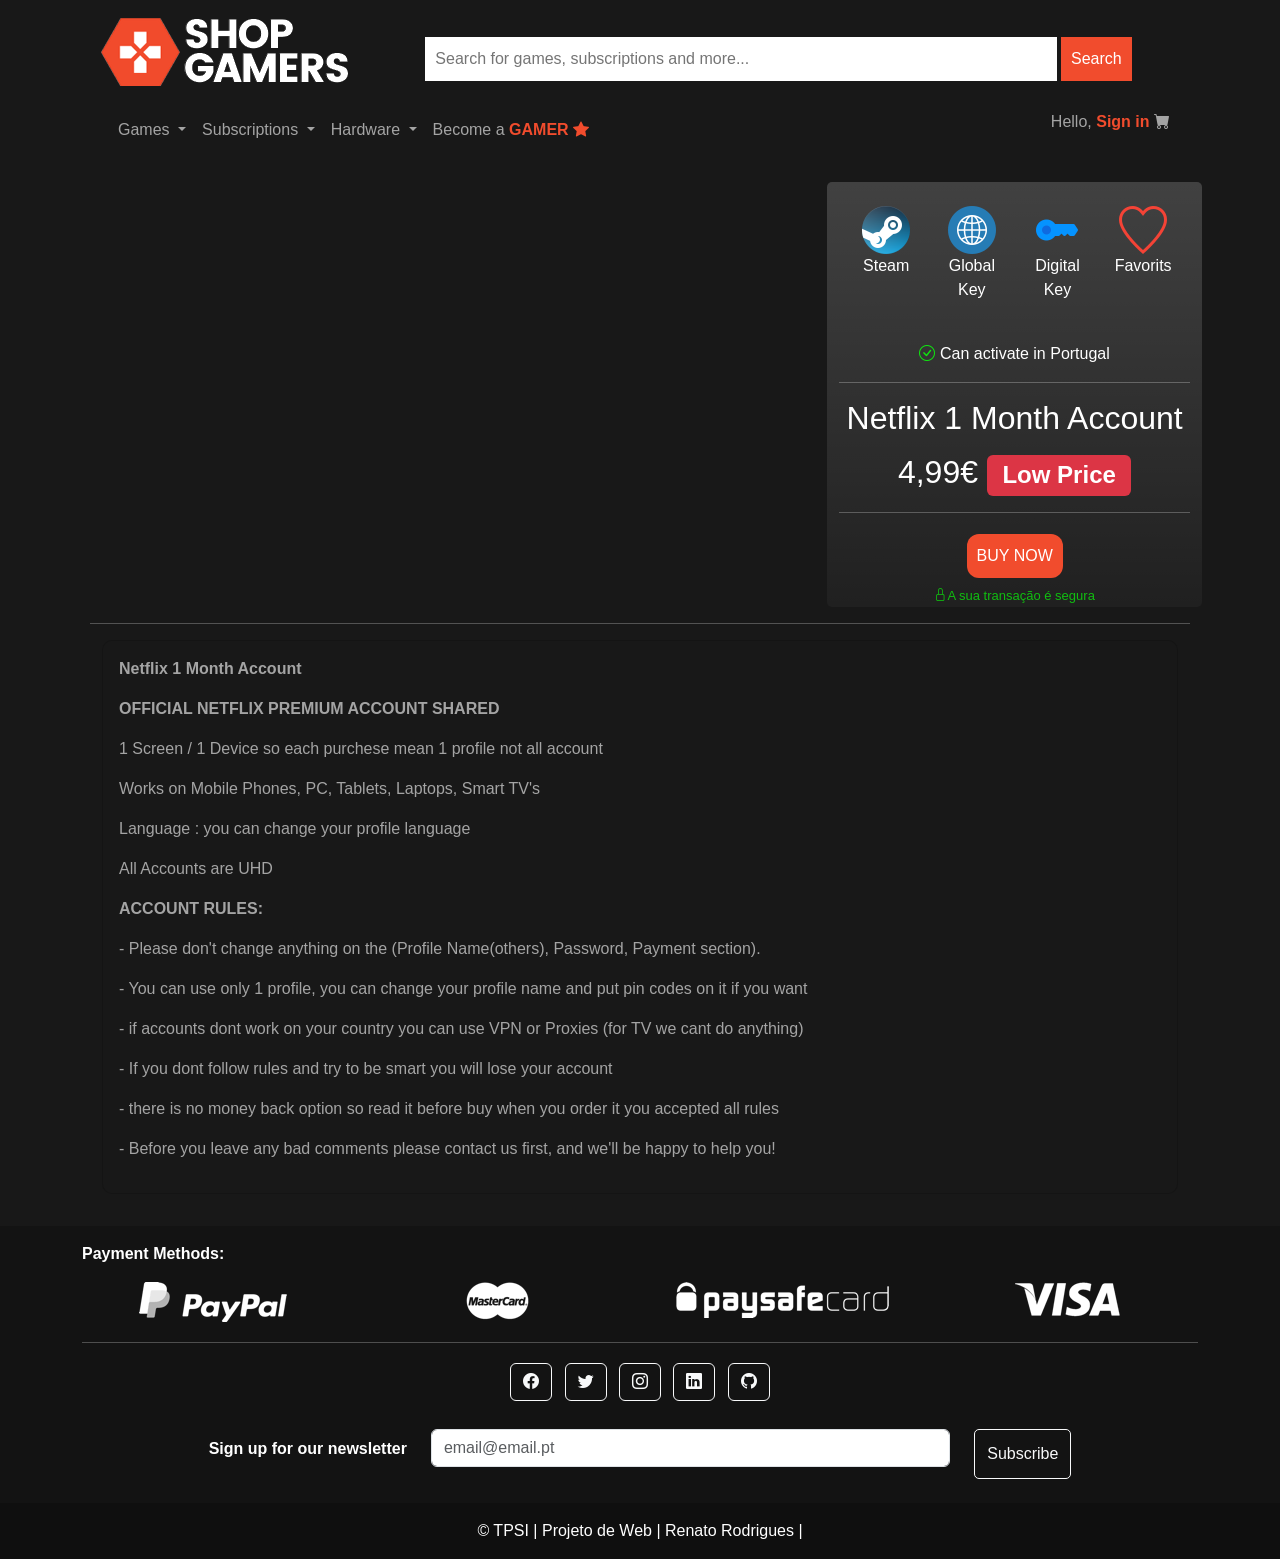
<file: netflix.html>
<!DOCTYPE html>
<html lang="pt">
<head>
    <meta charset="UTF-8">
    <meta http-equiv="X-UA-Compatible" content="IE=edge">
    <meta name="viewport" content="width=device-width, initial-scale=1.0">
    <link rel="icon" href="img/favicon/ShopGamers1.png" type="image/x-icon">
    <title>Shop Gamers</title>
    <!--Google Font -->
    <link rel="preconnect" href="https://fonts.googleapis.com">
    <link rel="preconnect" href="https://fonts.gstatic.com" crossorigin>
    <link href="https://fonts.googleapis.com/css2?family=Roboto&display=swap" rel="stylesheet">
    <!--MEU CSS -->
    <link rel="stylesheet" href="style.css">
    <!--CSS NAV BAR -->
    <link href="https://cdn.jsdelivr.net/npm/bootstrap@5.0.2/dist/css/bootstrap.min.css" rel="stylesheet" integrity="sha384-EVSTQN3/azprG1Anm3QDgpJLIm9Nao0Yz1ztcQTwFspd3yD65VohhpuuCOmLASjC" crossorigin="anonymous">
    <!-- Bootstrap icons-->
    <link rel="stylesheet" href="https://cdn.jsdelivr.net/npm/bootstrap-icons@1.7.2/font/bootstrap-icons.css">
      <!-- Include JS-->
    <script src="js/includeJS/index.js"></script>
    <script src="js/includeJS/src.js"></script>

  </head>
  <body>
    <!-- Header -->
    <include src="header.html"></include>

    <main class="container p-2 mb-2 bg-nero text-center ">
    <!-- Main -->

    <div class="container">
        <div class="row">
          <div class="col-12 col-lg-8"><iframe width="560" height="315" src="https://www.youtube.com/embed/HSC6htNW9co" title="YouTube video player" frameborder="0" allow="accelerometer; autoplay; clipboard-write; encrypted-media; gyroscope; picture-in-picture" allowfullscreen></iframe>
        </div>
        <div class="col-10 col-lg-4 bg-gradient preco">
          <div class="row row-cols-auto p-3 ">
                
                <div class="col-3 p-2">
                    <img src="/img/icone/steam.png" alt="">
                    <p>Steam</p>
                </div>
                <div class="col-3 p-2">
                    <img src="/img/icone/world.png" alt="">
                    <p>Global Key</p>
                </div>
                <div class="col-3 p-2">
                    <img src="/img/icone/key.png" alt="">
                    <p>Digital Key</p>
                </div>
                <div class="col-3  p-2">
                    <img src="/img/icone/hearth.png" alt="">
                    <p>Favorits</p>
                </div>
              </div>

              <p class="text-center"><span style="color: rgb(17, 226, 17)"><i class="bi bi-check-circle"></i></span> Can activate in Portugal</p>
              <hr>
              <h2>Netflix 1 Month Account</h2>
              <p></p>
              <h2>4,99€ <span class="badge bg-danger">Low Price</span></h2>
              <hr>
              
              <div class="search ">
                <form  class="search-form">
                  <input style="border-radius: 12px;" type="submit" value="BUY NOW">
                  
                </form>
            </div>
            <span style="color: rgb(16, 190, 16); font-size: 13px"><i class="bi bi-lock"></i>A sua transação é segura</span> 
          </div>
        </div>
        <hr>
        <div class="container">
            <div class="row">
              <div class="col-12">
                <div class=" " id="collapseExample">
              <div class="card card-body">
                <p><span style="font-weight: bold;">Netflix 1 Month Account</span></p>
                <p><span style="font-weight: bold;">OFFICIAL NETFLIX PREMIUM ACCOUNT SHARED</span></p>
                <p> 1 Screen / 1 Device so each purchese mean 1 profile not all account</p>
                <p> Works on Mobile Phones, PC, Tablets, Laptops, Smart TV's</p>
                <p>Language : you can change your profile language</p>
                <p>All Accounts are UHD</p>
                <p><span style="font-weight: bold;">ACCOUNT RULES:</span></p>
                <p>- Please don't change anything on the (Profile Name(others), Password, Payment section).</p>
                <p>- You can use only 1 profile, you can change your profile name and put pin codes on it if you want</p>
                <p>- if accounts dont work on your country you can use VPN or Proxies (for TV we cant do anything)</p>
                <p>- If you dont follow rules and try to be smart you will lose your account</p>
                <p>- there is no money back option so read it before buy when you order it you accepted all rules</p>
                <p>- Before you leave any bad comments please contact us first, and we'll be happy to help you!</p>
              </div>
            </div>
              </div>
              <div class="col">
            </p>
            
              </div>
            </div>
          </div>

        
        
    
    <!-- Main Container -->
    </main>


    <!-- Footer -->
    <include src="footer.html"></include>
    <!--Script NavBar -->
    <script src="https://cdn.jsdelivr.net/npm/@popperjs/core@2.9.2/dist/umd/popper.min.js" integrity="sha384-IQsoLXl5PILFhosVNubq5LC7Qb9DXgDA9i+tQ8Zj3iwWAwPtgFTxbJ8NT4GN1R8p" crossorigin="anonymous"></script>
    <script src="https://cdn.jsdelivr.net/npm/bootstrap@5.0.2/dist/js/bootstrap.min.js" integrity="sha384-cVKIPhGWiC2Al4u+LWgxfKTRIcfu0JTxR+EQDz/bgldoEyl4H0zUF0QKbrJ0EcQF" crossorigin="anonymous"></script>
  </body>
</html>
</file>
<file: style.css>
:root{
    --cinzento: #181818;
    --cinzentotext:#A4A4A4;
    --laranja:#F14C2D;
}
/*---------- HEADER --------------- */
header{
    background-color: var(--cinzento);
    color: var(--cinzentotext);
    position: sticky; top: 0;
    z-index: 9;
 
}
/*---------- BODY --------------- */
body{
  font-family: 'Roboto', sans-serif!important;
  background-color: var(--cinzento)!important;
}

/*---------- Search --------------- */
.search
{
  text-align: center;
  padding:5px;
  overflow: auto;
}

.search input[type="text"]
{
	border: 0px;
	width: 80%;
	padding: 10px;
}

.search input[type="text"]:focus
{
	outline: 0;
}

.search input[type="submit"]
{
	border: 0px;
	background-color: var(--laranja);
	color: #fff;
	padding: 10px;
  cursor:pointer;
}

/*---------- NAVBAR --------------- */
.nav-item {
  position: relative;
}
.navbar-collapse ul li a.nav-link:before {
    position: absolute;
    bottom: -5px;
    left: 0;
    width: 100%;
    height: 2px;
    background: transparent;
    content: '';
    opacity: 0;
    -ms-transition: opacity 0.3s, -webkit-transform 0.3s;
    -webkit-transition: opacity 0.3s, -webkit-transform 0.3s;
    transition: opacity 0.3s, transform 0.3s;
    -ms-transform: translateY(10px);
    -webkit-transform: translateY(10px);
    transform: translateY(10px);
    
}
.navbar-collapse ul li:hover a.nav-link:before {
	opacity: 1;
	-ms-transform: translateY(0px);
	-webkit-transform: translateY(0px);
	transform: translateY(0px);
	bottom: 5px;
	background: var(--laranja);
}
.dropdown:hover .dropdown-menu {
  display: block;
  margin-top: 0;
}

.nav-link{
color: var(--cinzentotext)!important;
}

/*----------- MAIN --------------- */
main{
  background-color: var(--cinzento);
  color:white
}
.carousel-inner{
  width:100%;
  max-height: 430px !important;
}

#hello{
  text-align: left;
  padding-top: 50px;
  padding-bottom: 50px;
  padding-right: 50px;
  padding-left: 50px;
  width: 98%;
  margin-left: 1%;
  margin-right: 1%;
}
.col_zero{
  padding: 0 !important;
}
.col_zero img{
  height: 100%;
  width: 98%;
  margin-left: 1%;
  margin-right: 1%;
}
/* CSS Zoom slow image */
.col_zero img {
  transition: transform .5s, filter 1.5s ease-in-out;
}

/* CSS Transformation image https://w3bits.com/css-image-hover-zoom/ */
.col_zero:hover img {
  transform: scale(1.1);
}

/* Second Section */

@media (max-width: 767px) {
  .carousel-inner .carousel-item > div {
      display: none;
  }
  .carousel-inner .carousel-item > div:first-child {
      display: block;
  }
}

.carousel-inner .carousel-item.active,
.carousel-inner .carousel-item-next,
.carousel-inner .carousel-item-prev {
  display: flex;
}

/* medium and up screens */
@media (min-width: 768px) {
  
  .carousel-inner .carousel-item-end.active,
  .carousel-inner .carousel-item-next {
    transform: translateX(25%);
  }
  
  .carousel-inner .carousel-item-start.active, 
  .carousel-inner .carousel-item-prev {
    transform: translateX(-25%);
  }
}

.carousel-inner .carousel-item-end,
.carousel-inner .carousel-item-start { 
transform: translateX(0);
}


/*----------- FOOTER --------------- */
footer{
  background-color:  rgba(0, 0, 0, 0.2)!important;
  color:white
}


.hover-img {
  color: #fff;
  display: inline-block;
  overflow: hidden;
  position: relative;
  text-align: center;

}

.hover-img:before,
.hover-img:after {
  background-color: rgba(0, 0, 0, 0.452);
  border-top: 22px solid rgba(0, 0, 0, 0.5);
  border-bottom: 22px solid rgba(0, 0, 0, 0.5);
  position: absolute;
  top: 0;
  bottom: 0;
  left: 0;
  right: 0;
  content: '';
  transition: all 0.5s ease;
  z-index: 1;
  opacity: 0;
  transform: scaleY(2);
}

.hover-img img {
  vertical-align: top;
  max-width: 100%;
  backface-visibility: hidden;
}

.hover-img figcaption {
  position: absolute;
  top: 0;
  bottom: 0;
  left: 0;
  right: 0;
  align-items: center;
  z-index: 1;
  display: flex;
  flex-direction: column;
  justify-content: center;
  line-height: 1.1em;
  opacity: 0;
  z-index: 2;
  transition-delay: 0.1s;
  font-size: 24px;
  font-weight: 400;
  letter-spacing: 1px;
  text-transform: uppercase;
}

.hover-img:hover:before,
.hover-img:hover:after {
  transform: scale(1);
  opacity: 1;
}

.hover-img:hover > img {
  opacity: 0.7;
}

.hover-img:hover figcaption {
  opacity: 1;
}

.hoverinfo {
  position: absolute;
  top: 15px;
  left: 15px;
  font-size: 28px;
  color: #ffffff;
  cursor: pointer;
}
.hoverinfo p {
  display: none;
  color: #000000;
}
.hoverinfo:hover p {
  background-color: rgba(255, 255, 255, 0.7);
  display: block;
}
.preco{
  border-radius: 5px;
  background: #202020!important;
}
.card{
  border-radius: 10px!important;
  background-color: var(--cinzento)!important;
  text-align: left;

}
#collapseExample{
  color: var(--cinzentotext);
}
#btnexample{
  background-color: var(--laranja);
  border: 0px;
  
}

/* ------------ FPS.HTML--------- */


.section-products {
    padding: 80px 0 54px;
}

.section-products .header {
    margin-bottom: 50px;
}

.section-products .header h3 {
    font-size: 1rem;
    color: var(--laranja);
    font-weight: 500;
}

.section-products .header h2 {
    font-size: 2.2rem;
    font-weight: 400;
    color:var(--cinzentotext); 
}

.section-products .single-product {
    margin-bottom: 26px;
}

.section-products .single-product .part-1 {
    position: relative;
    height: 290px;
    max-height: 290px;
    margin-bottom: 20px;
    overflow: hidden;
}

.section-products .single-product .part-1::before {
		position: absolute;
		content: "";
		top: 0;
		left: 0;
		width: 100%;
		height: 100%;
		transition: all 0.3s;
}

.section-products .single-product:hover .part-1::before {
		transform: scale(1.2,1.2) rotate(5deg);
}

.section-products #product-1 .part-1::before {
    background: url("/img/FPS/DL2.jpg") no-repeat center;
    background-size: cover;
		transition: all 0.3s;
}

.section-products #product-2 .part-1::before {
  background: url("/img/FPS/tarkov.jpeg") no-repeat center;
    background-size: cover;
}

.section-products #product-3 .part-1::before {
    background: url("/img/FPS/TCE.png") no-repeat center;
    background-size: cover;
}

.section-products #product-4 .part-1::before {
    background: url("/img/FPS/B2042.jpg") no-repeat center;
    background-size: cover;
}
.section-products #product-5 .part-1::before {
  background: url("/img/FPS/far-cry-6.jpg") no-repeat center;
  background-size: cover;
}
.section-products #product-6 .part-1::before {
  background: url("/img/FPS/bdlands.jpg") no-repeat center;
  background-size: cover;
}
.section-products #product-7 .part-1::before {
  background: url("/img/FPS/cp.jpg") no-repeat center;
  background-size: cover;
}
.section-products #product-8 .part-1::before {
  background: url("/img/FPS/hsw.jpg") no-repeat center;
  background-size: cover;
}

.section-products .single-product .part-1 .discount,
.section-products .single-product .part-1 .new {
    position: absolute;
    top: 15px;
    left: 20px;
    color: #ffffff;
    background-color: #fe302f;
    padding: 2px 8px;
    text-transform: uppercase;
    font-size: 0.85rem;
}

.section-products .single-product .part-1 .new {
    left: 0;
    background-color: #444444;
}


.section-products .single-product .part-1 ul {
    position: absolute;
    bottom: -41px;
    left: 20px;
    margin: 0;
    padding: 0;
    list-style: none;
    opacity: 0;
    transition: bottom 0.5s, opacity 0.5s;
}

.section-products .single-product:hover .part-1 ul {
    bottom: 30px;
    opacity: 1;
}

.section-products .single-product .part-1 ul li {
    display: inline-block;
    margin-right: 4px;
}

.section-products .single-product .part-1 ul li a {
    display: inline-block;
    width: 40px;
    height: 40px;
    line-height: 40px;
    background-color: #ffffff;
    color: #444444;
    text-align: center;
    transition: color 0.2s;
}

.section-products .single-product .part-1 ul li a:hover {
    color: var(--laranja);
}

.section-products .single-product .part-2 .product-title {
    font-size: 1rem;
}

.section-products .single-product .part-2 h4 {
    display: inline-block;
    font-size: 1rem;
}

.section-products .single-product .part-2 .product-old-price {
    position: relative;
    padding: 0 7px;
    margin-right: 2px;
    opacity: 0.6;
}

.section-products .single-product .part-2 .product-old-price::after {
    position: absolute;
    content: "";
    top: 50%;
    left: 0;
    width: 100%;
    height: 1px;
    background-color: #444444;
    transform: translateY(-50%);
}

/* ------------ LOGIN.HTML--------- */

::selection{
  background: var(--laranja);
  color: #fff;
}
*{
  margin: 0;
  padding: 0;
  box-sizing: border-box;
  font-family: 'Poppins', sans-serif;
}

.wrapper{
  margin-right: auto; 
  margin-left:  auto; 
  overflow: hidden;
  max-width: 390px;
  padding: 30px;
  border-radius: 5px;

}
.wrapper .title-text{
  display: flex;
  width: 200%;
  color:var(--cinzentotext)
}
.wrapper .title{
  width: 50%;
  font-size: 35px;
  font-weight: 600;
  text-align: center;
  transition: all 0.6s cubic-bezier(0.68,-0.55,0.265,1.55);
}
.wrapper .slide-controls{
  position: relative;
  display: flex;
  height: 50px;
  width: 100%;
  overflow: hidden;
  margin: 30px 0 10px 0;
  justify-content: space-between;
  border: 1px solid lightgrey;
  border-radius: 5px;
}
.slide-controls .slide{
  height: 100%;
  width: 100%;
  color: #fff;
  font-size: 18px;
  font-weight: 500;
  text-align: center;
  line-height: 48px;
  cursor: pointer;
  z-index: 1;
  transition: all 0.6s ease;
}
.slide-controls label.signup{
  color: var(--cinzentotext);
}
.slide-controls .slider-tab{
  position: absolute;
  height: 100%;
  width: 50%;
  left: 0;
  z-index: 0;
  border-radius: 5px;
  background: -webkit-linear-gradient(left, #F14C2D, #f1752d);
  transition: all 0.6s cubic-bezier(0.68,-0.55,0.265,1.55);
}
input[type="radio"]{
  display: none;
}
#signup:checked ~ .slider-tab{
  left: 50%;
}
#signup:checked ~ label.signup{
  color: #fff;
  cursor: default;
  user-select: none;
}
#signup:checked ~ label.login{
  color: var(--cinzentotext);
}
#login:checked ~ label.signup{
  color: var(--cinzentotext);
}
#login:checked ~ label.login{
  cursor: default;
  user-select: none;
}
.wrapper .form-container{
  width: 100%;
  overflow: hidden;
}
.form-container .form-inner{
  display: flex;
  width: 200%;
}
.form-container .form-inner form{
  width: 50%;
  transition: all 0.6s cubic-bezier(0.68,-0.55,0.265,1.55);
}
.form-inner form .field{
  height: 50px;
  width: 100%;
  margin-top: 20px;
}
.form-inner form .field input{
  height: 100%;
  width: 100%;
  outline: none;
  padding-left: 15px;
  border-radius: 5px;
  border: 1px solid lightgrey;
  border-bottom-width: 2px;
  font-size: 17px;
  transition: all 0.3s ease;
}
.form-inner form .field input:focus{
  border-color: var(--laranja);
}
.form-inner form .field input::placeholder{
  color: #999;
  transition: all 0.3s ease;
}
form .field input:focus::placeholder{
  color: #b3b3b3;
}
.form-inner form .pass-link{
  margin-top: 5px;
}
.form-inner form .signup-link{
  text-align: center;
  margin-top: 30px;
  color: var(--cinzentotext);
}
.form-inner form .pass-link a,
.form-inner form .signup-link a{
  color: var(--laranja);
  text-decoration: none;
}
.form-inner form .pass-link a:hover,
.form-inner form .signup-link a:hover{
  text-decoration: underline;
}
form .btn{
  height: 50px;
  width: 100%;
  border-radius: 5px;
  position: relative;
  overflow: hidden;
}
form .btn .btn-layer{
  height: 100%;
  width: 300%;
  position: absolute;
  left: -100%;
  background: -webkit-linear-gradient(right, #F14C2D, #f1752d, #F14C2D, #f1752d);
  border-radius: 5px;
  transition: all 0.4s ease;;
}
form .btn:hover .btn-layer{
  left: 0;
}
form .btn input[type="submit"]{
  height: 100%;
  width: 100%;
  z-index: 1;
  position: relative;
  background: none;
  border: none;
  color: #fff;
  padding-left: 0;
  border-radius: 5px;
  font-size: 20px;
  font-weight: 500;
  cursor: pointer;
}
.col-left{
  background: url("/img/login/background_login_left.jpg") no-repeat center;
}
.col-right{
  background: url("/img/login/background_login_right.jpg") no-repeat center;
}
.mid{
  background: #202020;
}
</file>
